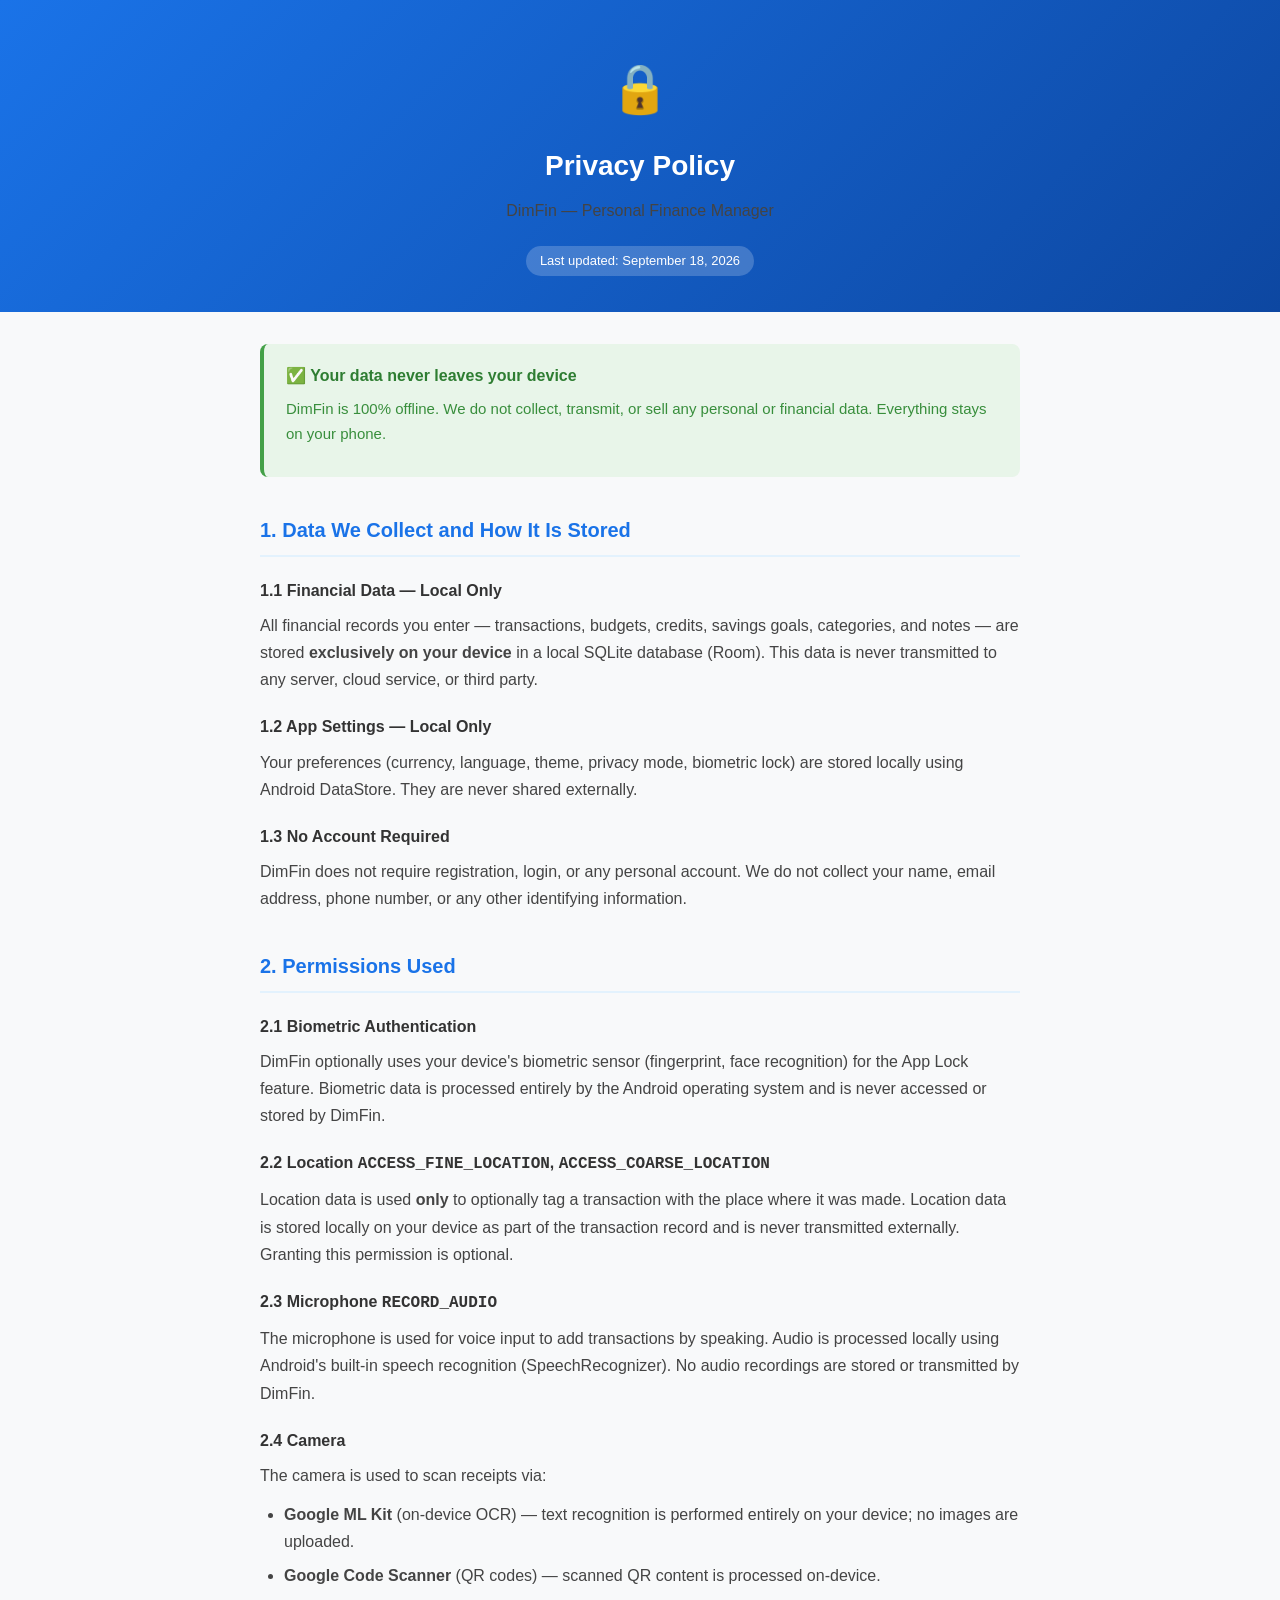
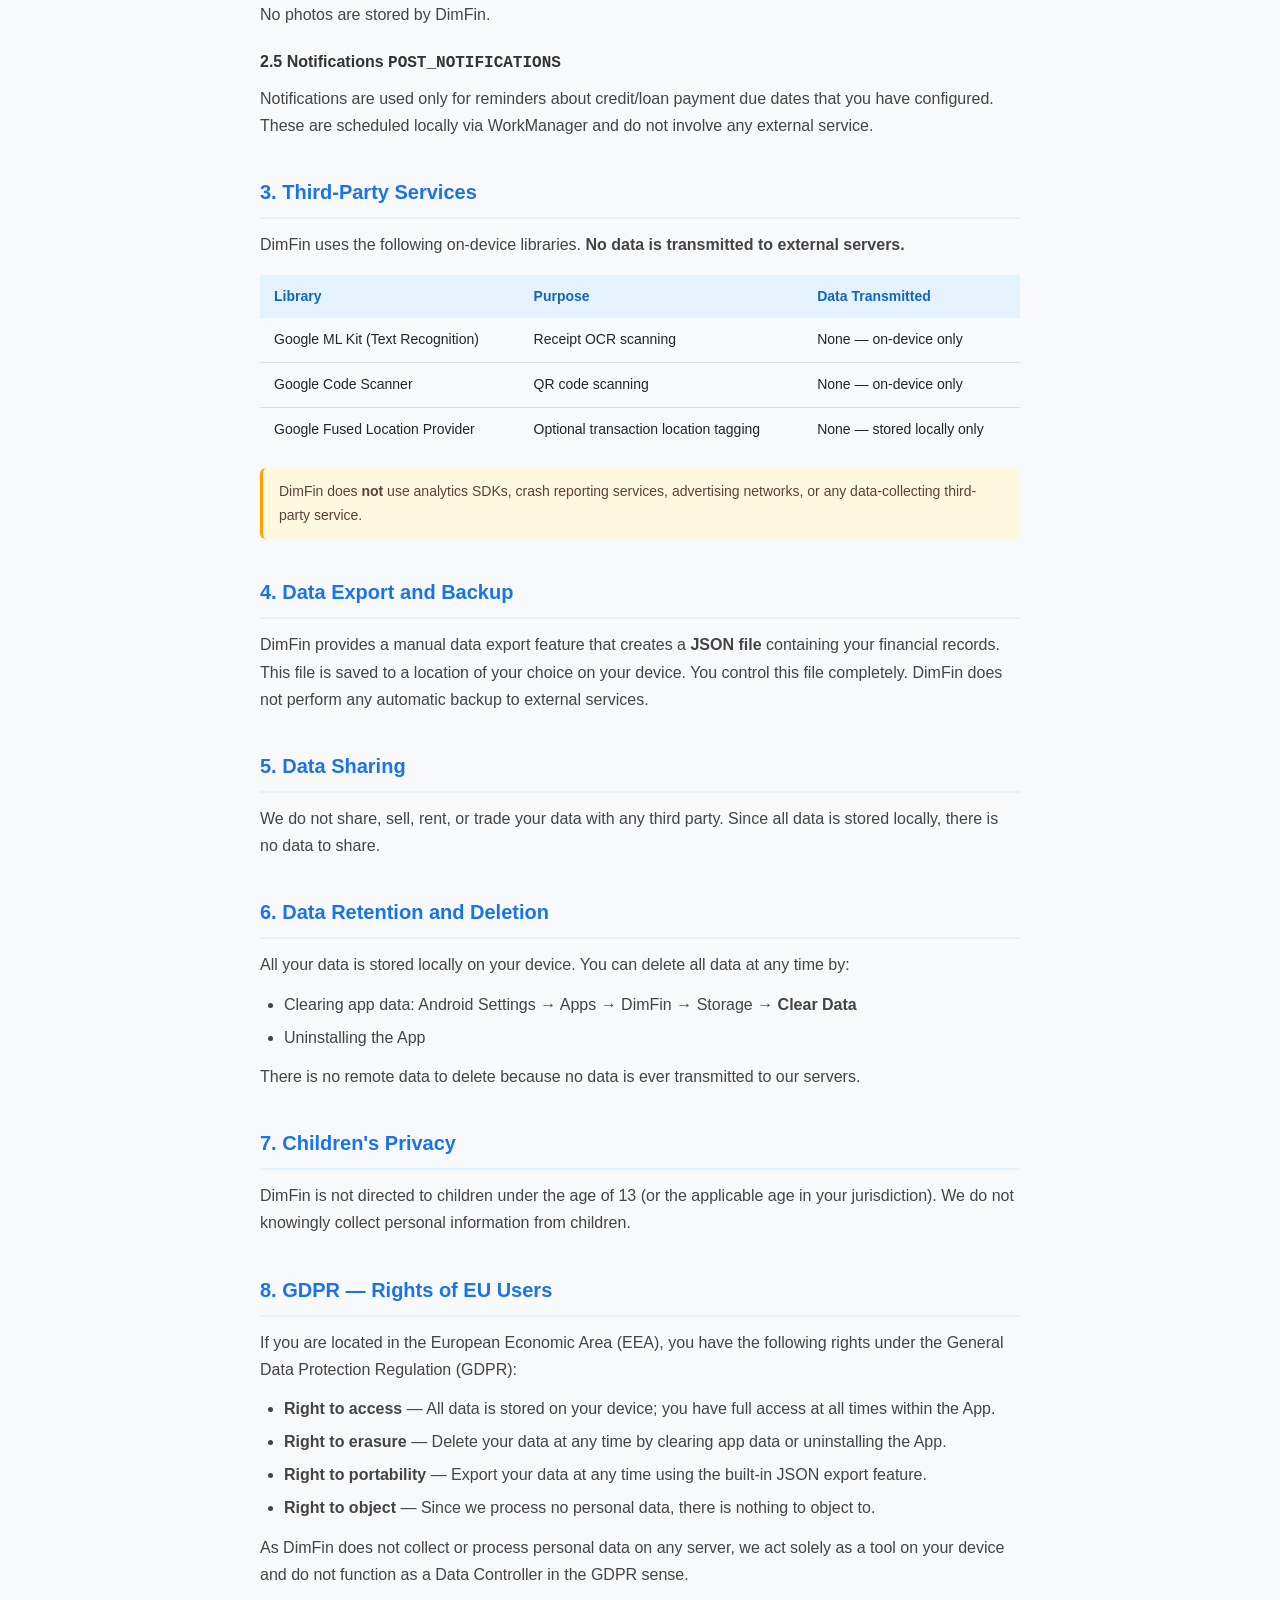
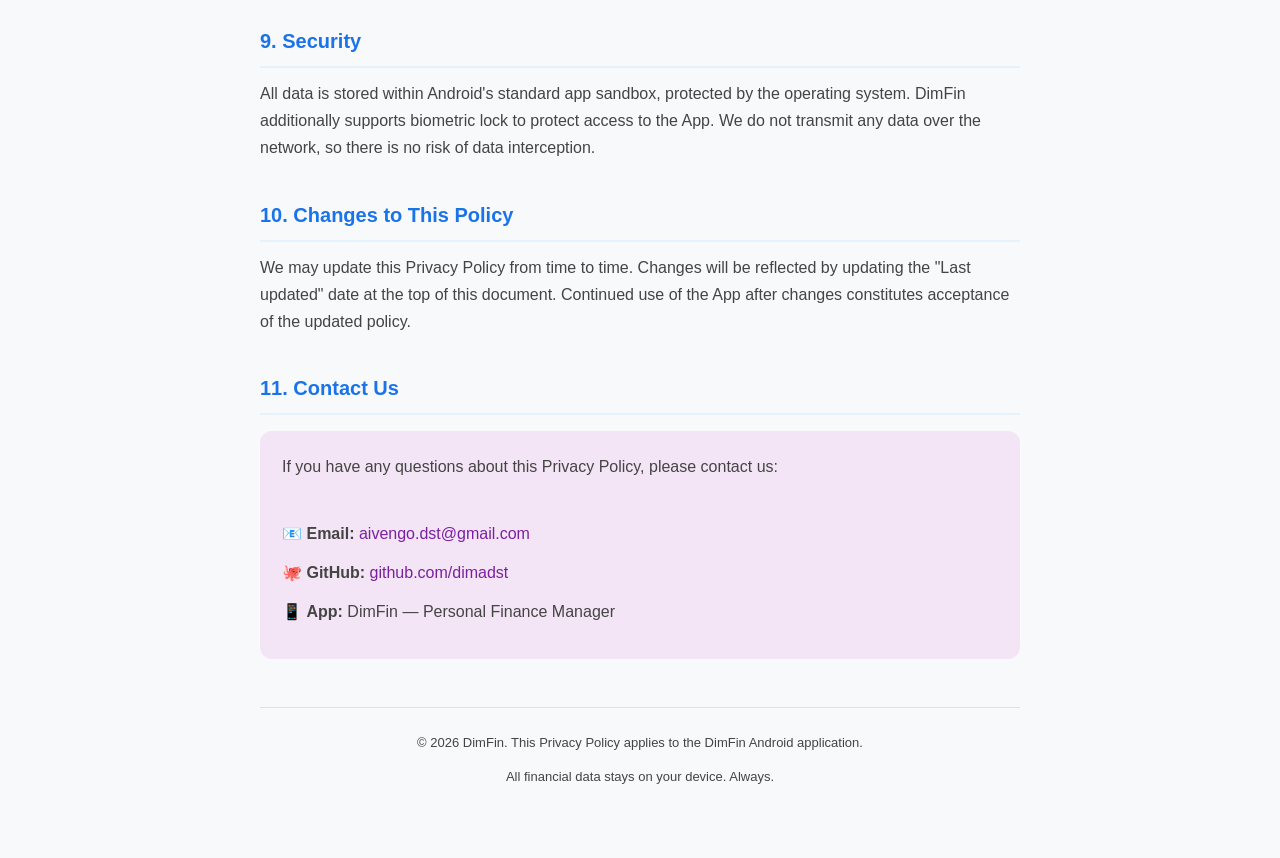
<file: privacy-policy/index.html>
<!DOCTYPE html>
<html lang="en">
<head>
    <meta charset="UTF-8">
    <meta name="viewport" content="width=device-width, initial-scale=1.0">
    <title>Privacy Policy — DimFin</title>
    <style>
        * { box-sizing: border-box; margin: 0; padding: 0; }
        body {
            font-family: -apple-system, BlinkMacSystemFont, 'Segoe UI', Roboto, sans-serif;
            background: #f8f9fa;
            color: #212529;
            line-height: 1.7;
            padding: 0;
        }
        .header {
            background: linear-gradient(135deg, #1a73e8, #0d47a1);
            color: white;
            padding: 48px 24px 36px;
            text-align: center;
        }
        .header .emoji { font-size: 48px; display: block; margin-bottom: 12px; }
        .header h1 { font-size: 28px; font-weight: 700; margin-bottom: 8px; }
        .header .date { opacity: 0.85; font-size: 14px; }
        .badge {
            display: inline-block;
            background: rgba(255,255,255,0.2);
            border-radius: 20px;
            padding: 4px 14px;
            font-size: 13px;
            margin-top: 10px;
        }
        .container { max-width: 800px; margin: 0 auto; padding: 32px 20px 64px; }
        .summary-card {
            background: #e8f5e9;
            border-left: 4px solid #43a047;
            border-radius: 8px;
            padding: 18px 22px;
            margin-bottom: 32px;
        }
        .summary-card strong { color: #2e7d32; font-size: 16px; display: block; margin-bottom: 6px; }
        .summary-card p { color: #388e3c; font-size: 15px; }
        h2 {
            font-size: 20px;
            font-weight: 700;
            color: #1a73e8;
            margin: 36px 0 12px;
            padding-bottom: 8px;
            border-bottom: 2px solid #e3f2fd;
        }
        h3 { font-size: 16px; font-weight: 600; color: #333; margin: 20px 0 8px; }
        p { margin-bottom: 12px; color: #444; }
        ul { padding-left: 24px; margin-bottom: 12px; }
        li { margin-bottom: 6px; color: #444; }
        table {
            width: 100%;
            border-collapse: collapse;
            margin: 16px 0;
            font-size: 14px;
        }
        th {
            background: #e3f2fd;
            color: #1565c0;
            font-weight: 600;
            padding: 10px 14px;
            text-align: left;
        }
        td { padding: 10px 14px; border-bottom: 1px solid #e0e0e0; }
        tr:last-child td { border-bottom: none; }
        .highlight {
            background: #fff8e1;
            border-radius: 6px;
            padding: 12px 16px;
            margin: 12px 0;
            font-size: 14px;
            color: #5d4037;
            border-left: 3px solid #ffa000;
        }
        .contact-card {
            background: #f3e5f5;
            border-radius: 12px;
            padding: 22px;
            margin-top: 16px;
        }
        .contact-card a { color: #7b1fa2; text-decoration: none; font-weight: 500; }
        .contact-card a:hover { text-decoration: underline; }
        footer {
            text-align: center;
            color: #9e9e9e;
            font-size: 13px;
            margin-top: 48px;
            padding-top: 24px;
            border-top: 1px solid #e0e0e0;
        }
        @media (max-width: 600px) {
            .header h1 { font-size: 22px; }
            .container { padding: 24px 16px 48px; }
            table { font-size: 12px; }
            td, th { padding: 8px 10px; }
        }
    </style>
</head>
<body>

<div class="header">
    <span class="emoji">🔒</span>
    <h1>Privacy Policy</h1>
    <p>DimFin — Personal Finance Manager</p>
    <span class="badge">Last updated: September 18, 2026</span>
</div>

<div class="container">

    <div class="summary-card">
        <strong>✅ Your data never leaves your device</strong>
        <p>DimFin is 100% offline. We do not collect, transmit, or sell any personal or financial data. Everything stays on your phone.</p>
    </div>

    <h2>1. Data We Collect and How It Is Stored</h2>
    <h3>1.1 Financial Data — Local Only</h3>
    <p>All financial records you enter — transactions, budgets, credits, savings goals, categories, and notes — are stored <strong>exclusively on your device</strong> in a local SQLite database (Room). This data is never transmitted to any server, cloud service, or third party.</p>

    <h3>1.2 App Settings — Local Only</h3>
    <p>Your preferences (currency, language, theme, privacy mode, biometric lock) are stored locally using Android DataStore. They are never shared externally.</p>

    <h3>1.3 No Account Required</h3>
    <p>DimFin does not require registration, login, or any personal account. We do not collect your name, email address, phone number, or any other identifying information.</p>

    <h2>2. Permissions Used</h2>

    <h3>2.1 Biometric Authentication</h3>
    <p>DimFin optionally uses your device's biometric sensor (fingerprint, face recognition) for the App Lock feature. Biometric data is processed entirely by the Android operating system and is never accessed or stored by DimFin.</p>

    <h3>2.2 Location <code>ACCESS_FINE_LOCATION</code>, <code>ACCESS_COARSE_LOCATION</code></h3>
    <p>Location data is used <strong>only</strong> to optionally tag a transaction with the place where it was made. Location data is stored locally on your device as part of the transaction record and is never transmitted externally. Granting this permission is optional.</p>

    <h3>2.3 Microphone <code>RECORD_AUDIO</code></h3>
    <p>The microphone is used for voice input to add transactions by speaking. Audio is processed locally using Android's built-in speech recognition (SpeechRecognizer). No audio recordings are stored or transmitted by DimFin.</p>

    <h3>2.4 Camera</h3>
    <p>The camera is used to scan receipts via:</p>
    <ul>
        <li><strong>Google ML Kit</strong> (on-device OCR) — text recognition is performed entirely on your device; no images are uploaded.</li>
        <li><strong>Google Code Scanner</strong> (QR codes) — scanned QR content is processed on-device.</li>
    </ul>
    <p>No photos are stored by DimFin.</p>

    <h3>2.5 Notifications <code>POST_NOTIFICATIONS</code></h3>
    <p>Notifications are used only for reminders about credit/loan payment due dates that you have configured. These are scheduled locally via WorkManager and do not involve any external service.</p>

    <h2>3. Third-Party Services</h2>

    <p>DimFin uses the following on-device libraries. <strong>No data is transmitted to external servers.</strong></p>

    <table>
        <tr>
            <th>Library</th>
            <th>Purpose</th>
            <th>Data Transmitted</th>
        </tr>
        <tr>
            <td>Google ML Kit (Text Recognition)</td>
            <td>Receipt OCR scanning</td>
            <td>None — on-device only</td>
        </tr>
        <tr>
            <td>Google Code Scanner</td>
            <td>QR code scanning</td>
            <td>None — on-device only</td>
        </tr>
        <tr>
            <td>Google Fused Location Provider</td>
            <td>Optional transaction location tagging</td>
            <td>None — stored locally only</td>
        </tr>
    </table>

    <div class="highlight">DimFin does <strong>not</strong> use analytics SDKs, crash reporting services, advertising networks, or any data-collecting third-party service.</div>

    <h2>4. Data Export and Backup</h2>
    <p>DimFin provides a manual data export feature that creates a <strong>JSON file</strong> containing your financial records. This file is saved to a location of your choice on your device. You control this file completely. DimFin does not perform any automatic backup to external services.</p>

    <h2>5. Data Sharing</h2>
    <p>We do not share, sell, rent, or trade your data with any third party. Since all data is stored locally, there is no data to share.</p>

    <h2>6. Data Retention and Deletion</h2>
    <p>All your data is stored locally on your device. You can delete all data at any time by:</p>
    <ul>
        <li>Clearing app data: Android Settings → Apps → DimFin → Storage → <strong>Clear Data</strong></li>
        <li>Uninstalling the App</li>
    </ul>
    <p>There is no remote data to delete because no data is ever transmitted to our servers.</p>

    <h2>7. Children's Privacy</h2>
    <p>DimFin is not directed to children under the age of 13 (or the applicable age in your jurisdiction). We do not knowingly collect personal information from children.</p>

    <h2>8. GDPR — Rights of EU Users</h2>
    <p>If you are located in the European Economic Area (EEA), you have the following rights under the General Data Protection Regulation (GDPR):</p>
    <ul>
        <li><strong>Right to access</strong> — All data is stored on your device; you have full access at all times within the App.</li>
        <li><strong>Right to erasure</strong> — Delete your data at any time by clearing app data or uninstalling the App.</li>
        <li><strong>Right to portability</strong> — Export your data at any time using the built-in JSON export feature.</li>
        <li><strong>Right to object</strong> — Since we process no personal data, there is nothing to object to.</li>
    </ul>
    <p>As DimFin does not collect or process personal data on any server, we act solely as a tool on your device and do not function as a Data Controller in the GDPR sense.</p>

    <h2>9. Security</h2>
    <p>All data is stored within Android's standard app sandbox, protected by the operating system. DimFin additionally supports biometric lock to protect access to the App. We do not transmit any data over the network, so there is no risk of data interception.</p>

    <h2>10. Changes to This Policy</h2>
    <p>We may update this Privacy Policy from time to time. Changes will be reflected by updating the "Last updated" date at the top of this document. Continued use of the App after changes constitutes acceptance of the updated policy.</p>

    <h2>11. Contact Us</h2>
    <div class="contact-card">
        <p>If you have any questions about this Privacy Policy, please contact us:</p>
        <br>
        <p>📧 <strong>Email:</strong> <a href="mailto:aivengo.dst@gmail.com">aivengo.dst@gmail.com</a></p>
        <p>🐙 <strong>GitHub:</strong> <a href="https://github.com/dimadst" target="_blank">github.com/dimadst</a></p>
        <p>📱 <strong>App:</strong> DimFin — Personal Finance Manager</p>
    </div>

    <footer>
        <p>© 2026 DimFin. This Privacy Policy applies to the DimFin Android application.</p>
        <p style="margin-top: 6px;">All financial data stays on your device. Always.</p>
    </footer>

</div>
</body>
</html>
</file>
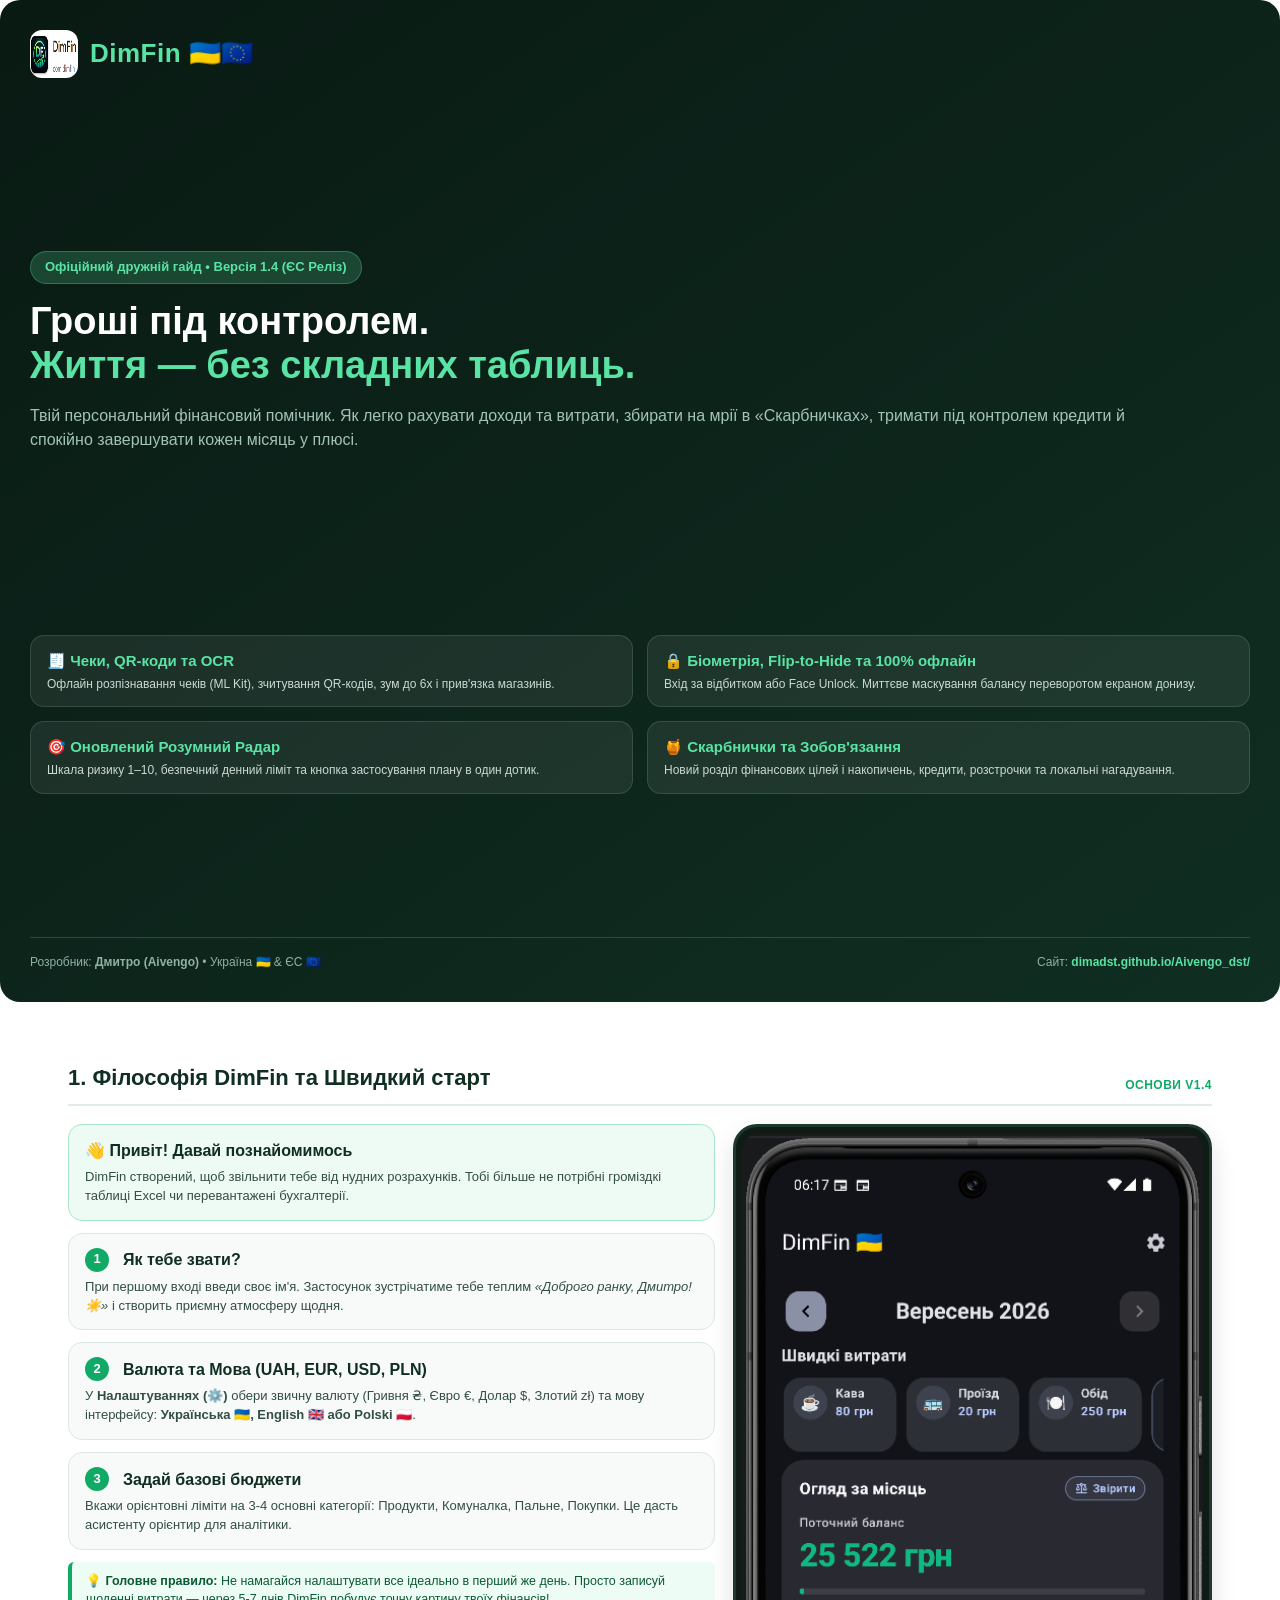
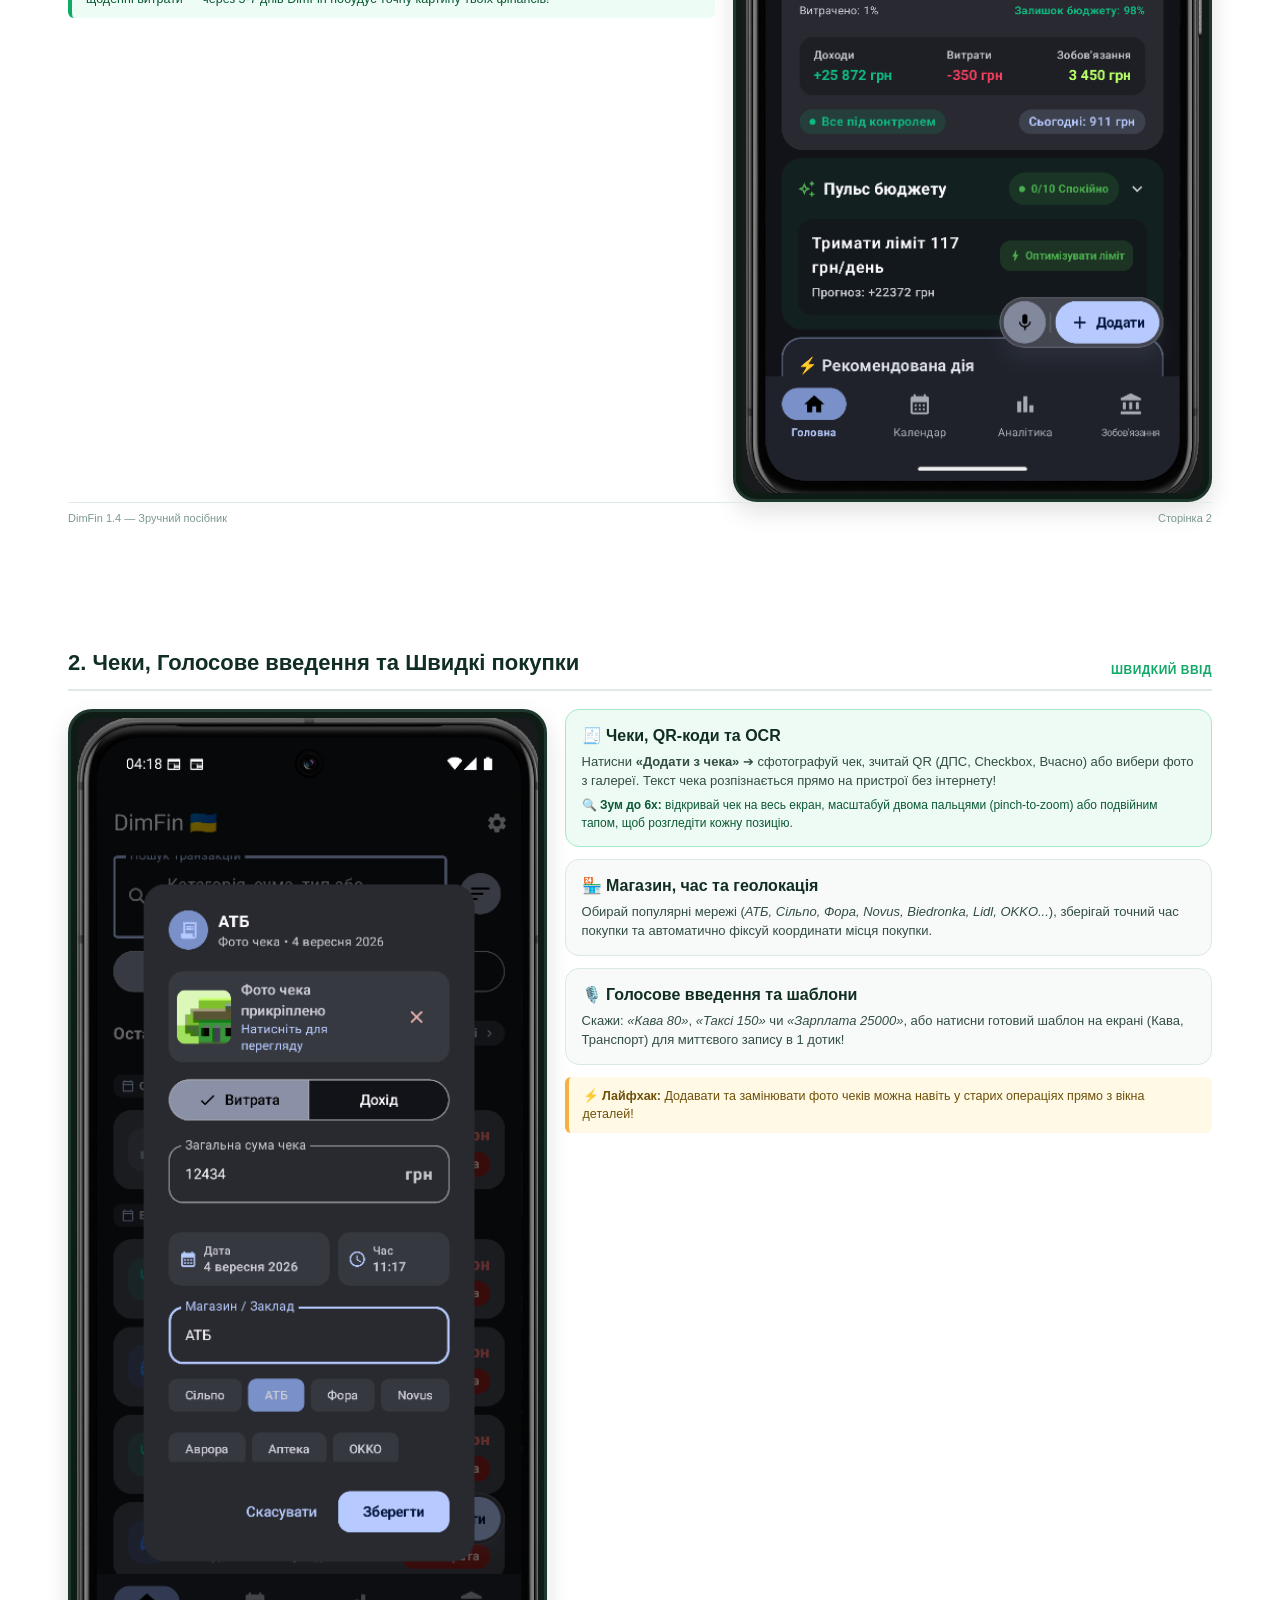
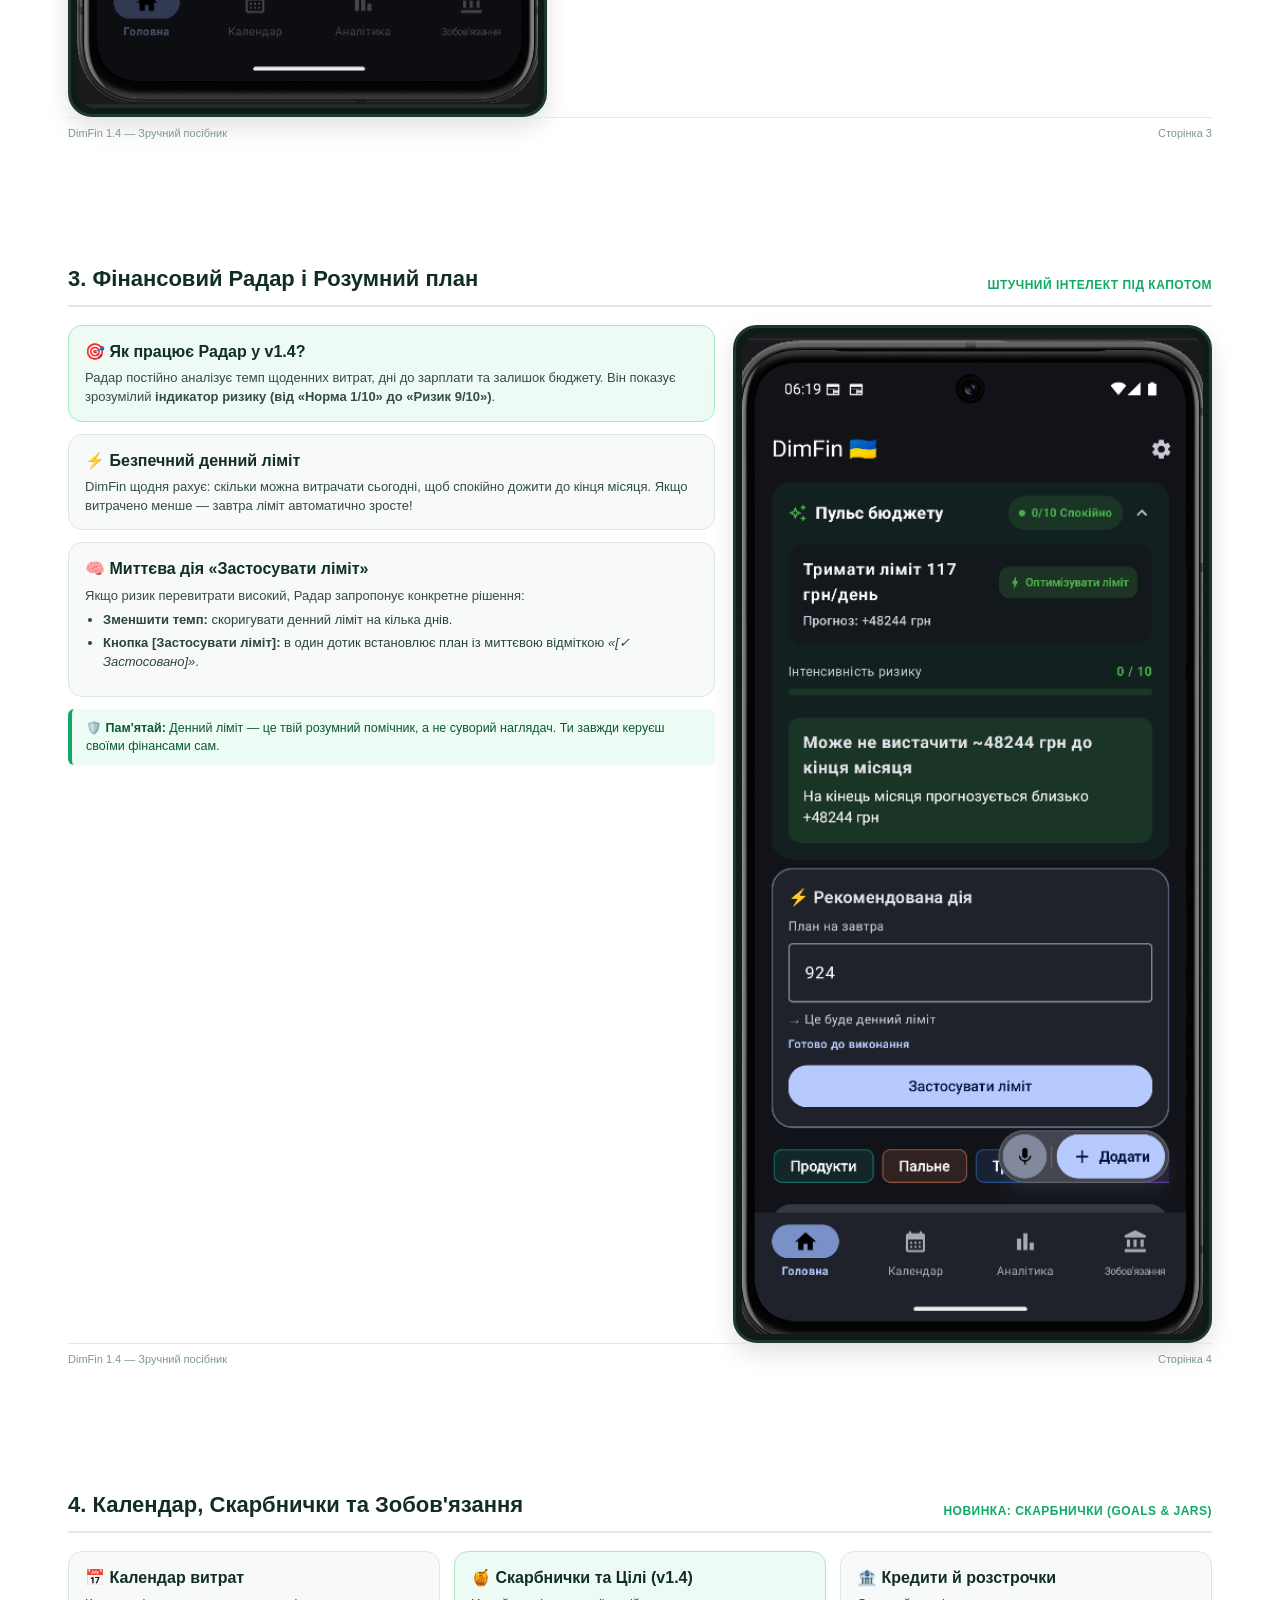
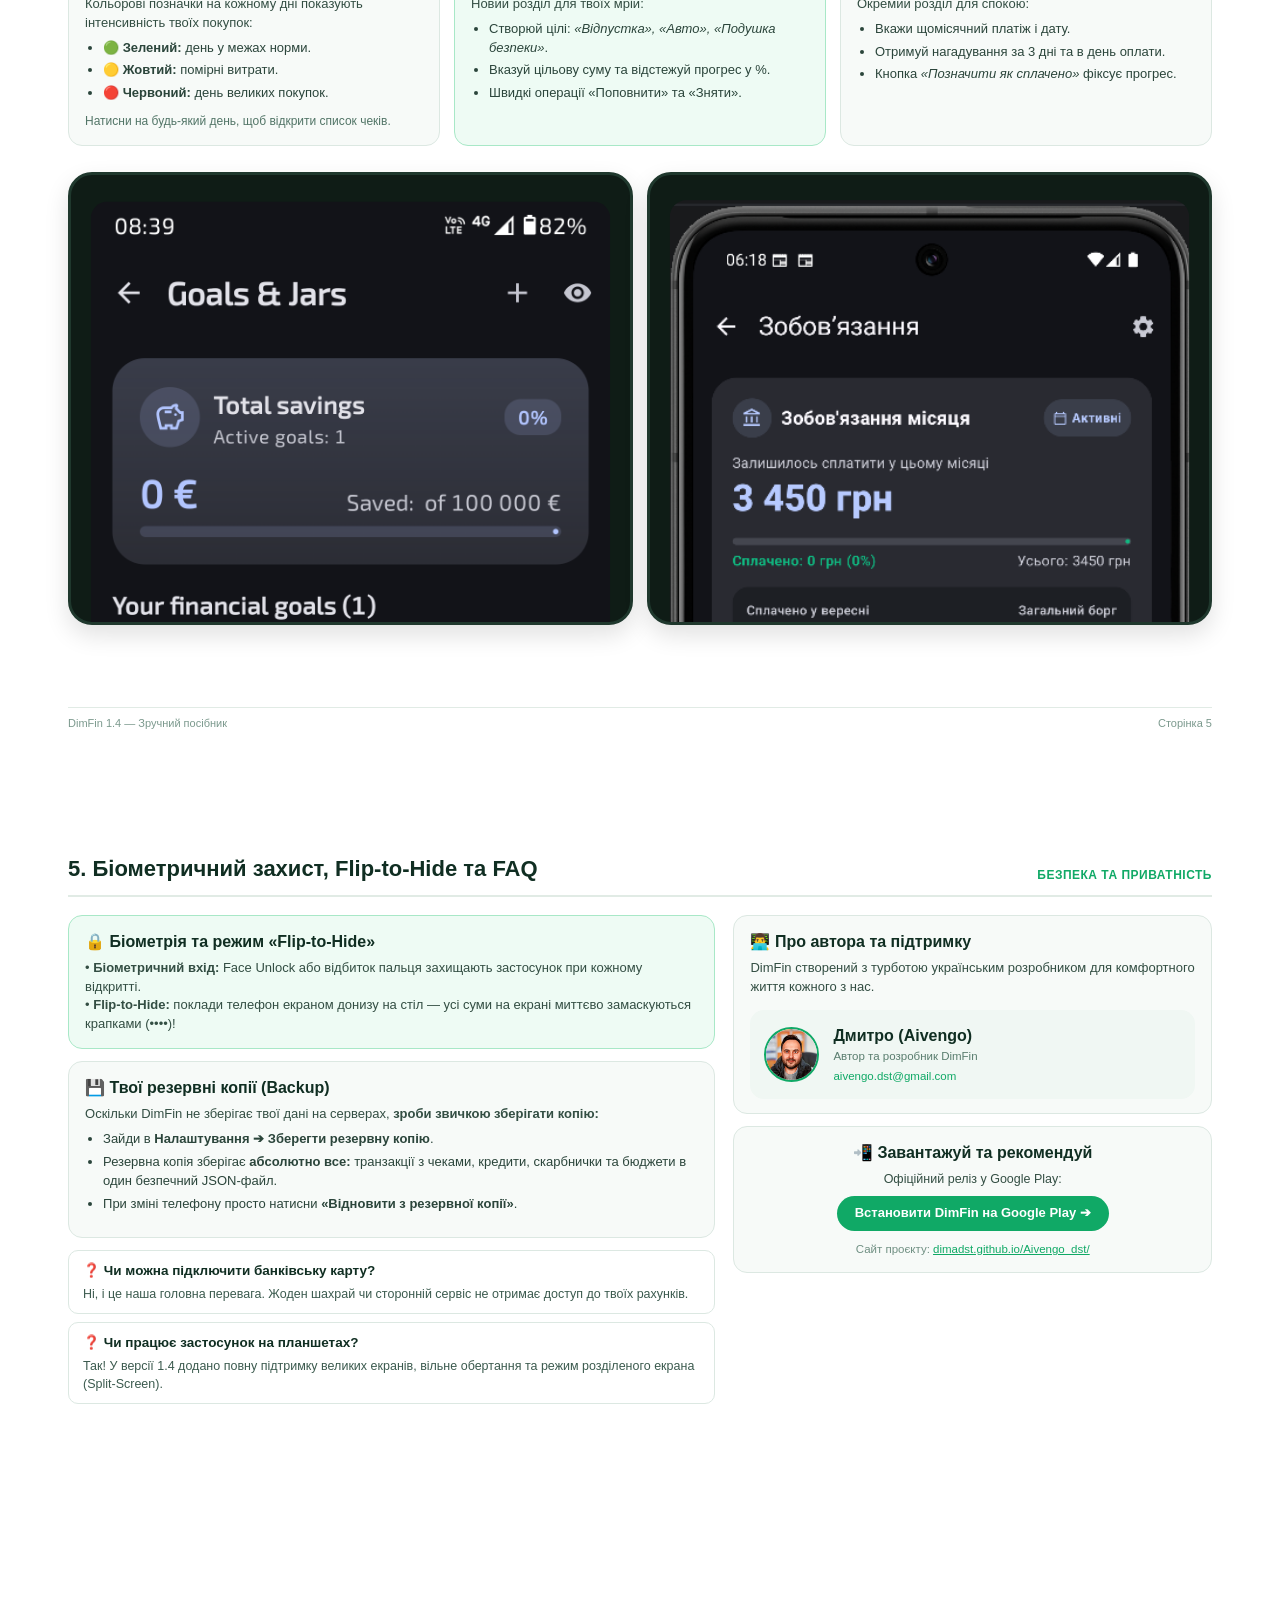
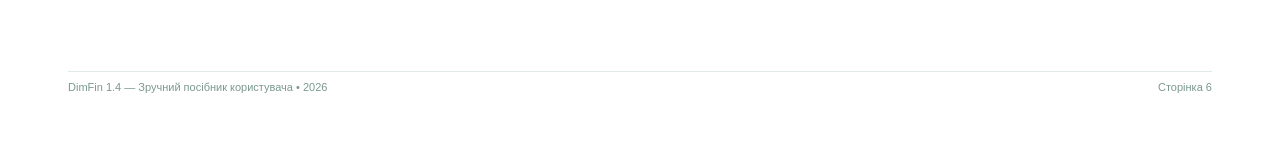
<file: guide_source.html>
<!DOCTYPE html>
<html lang="uk">
<head>
  <meta charset="UTF-8">
  <title>DimFin 1.4 — Зручний гайд для початківців</title>
  <style>
    @page {
      size: A4 portrait;
      margin: 0;
    }

    * {
      box-sizing: border-box;
      -webkit-print-color-adjust: exact;
      print-color-adjust: exact;
    }

    body {
      margin: 0;
      padding: 0;
      font-family: 'Segoe UI', Roboto, Helvetica, Arial, sans-serif;
      color: #1a2e26;
      background: #ffffff;
      line-height: 1.45;
    }

    h1, h2, h3, h4 {
      font-family: 'Exo 2', sans-serif;
      color: #0c1f17;
      margin-top: 0;
      font-weight: 700;
    }

    .page {
      page-break-after: always;
      position: relative;
      min-height: 255mm;
      display: flex;
      flex-direction: column;
      padding: 16mm 18mm;
    }

    .page:last-child {
      page-break-after: auto;
    }

    /* Cover Page */
    .cover-page {
      background: linear-gradient(145deg, #091a13 0%, #102e22 100%);
      color: #ffffff;
      padding: 30px;
      border-radius: 20px;
      display: flex;
      flex-direction: column;
      justify-content: space-between;
      height: 265mm;
    }

    .cover-top {
      display: flex;
      align-items: center;
      gap: 12px;
    }

    .cover-logo {
      width: 48px;
      height: 48px;
      border-radius: 12px;
    }

    .cover-brand {
      font-family: 'Exo 2', sans-serif;
      font-size: 26px;
      font-weight: 800;
      color: #59e3a4;
      letter-spacing: 0.5px;
    }

    .cover-title-box {
      margin-top: 30px;
    }

    .cover-tag {
      display: inline-block;
      background: rgba(89, 227, 164, 0.2);
      color: #59e3a4;
      padding: 6px 14px;
      border-radius: 20px;
      font-size: 13px;
      font-weight: 600;
      margin-bottom: 16px;
      border: 1px solid rgba(89, 227, 164, 0.3);
    }

    .cover-title {
      font-size: 38px;
      line-height: 1.15;
      color: #ffffff;
      margin-bottom: 12px;
    }

    .cover-title em {
      color: #59e3a4;
      font-style: normal;
    }

    .cover-subtitle {
      font-size: 16px;
      color: #a3c4b5;
      line-height: 1.5;
      max-width: 90%;
    }

    .cover-features {
      display: grid;
      grid-template-columns: 1fr 1fr;
      gap: 14px;
      margin-top: 24px;
    }

    .cover-feat-card {
      background: rgba(255, 255, 255, 0.07);
      border: 1px solid rgba(255, 255, 255, 0.12);
      padding: 14px 16px;
      border-radius: 14px;
    }

    .cover-feat-card h4 {
      color: #59e3a4;
      font-size: 15px;
      margin-bottom: 4px;
    }

    .cover-feat-card p {
      margin: 0;
      font-size: 12px;
      color: #cbdad3;
      line-height: 1.4;
    }

    .cover-footer {
      border-top: 1px solid rgba(255, 255, 255, 0.15);
      padding-top: 16px;
      display: flex;
      justify-content: space-between;
      align-items: center;
      font-size: 12px;
      color: #92b0a3;
    }

    .cover-footer a {
      color: #59e3a4;
      text-decoration: none;
      font-weight: 600;
    }

    /* Section Page Layout */
    .section-header {
      border-bottom: 2px solid #e1ebe5;
      padding-bottom: 10px;
      margin-bottom: 18px;
      display: flex;
      justify-content: space-between;
      align-items: flex-end;
    }

    .section-header h2 {
      font-size: 22px;
      margin: 0;
      color: #102e22;
    }

    .section-tag {
      font-size: 12px;
      color: #10a966;
      font-weight: 700;
      text-transform: uppercase;
      letter-spacing: 0.5px;
    }

    .grid-2 {
      display: grid;
      grid-template-columns: 1.15fr 0.85fr;
      gap: 18px;
      align-items: start;
    }

    .grid-2-rev {
      display: grid;
      grid-template-columns: 0.85fr 1.15fr;
      gap: 18px;
      align-items: start;
    }

    .grid-3 {
      display: grid;
      grid-template-columns: 1fr 1fr 1fr;
      gap: 14px;
    }

    .phone-frame {
      background: #0f1c16;
      border-radius: 24px;
      padding: 6px;
      box-shadow: 0 10px 25px rgba(0,0,0,0.12);
      border: 3px solid #1f382d;
      text-align: center;
    }

    .phone-img {
      width: 100%;
      height: auto;
      border-radius: 18px;
      display: block;
    }

    .card {
      background: #f7faf8;
      border: 1px solid #dce8e2;
      border-radius: 14px;
      padding: 14px 16px;
      margin-bottom: 12px;
    }

    .card-accent {
      background: #eefbf4;
      border: 1px solid #a8e8c7;
    }

    .card h3 {
      font-size: 16px;
      color: #102e22;
      margin-bottom: 6px;
      display: flex;
      align-items: center;
      gap: 8px;
    }

    .card p {
      margin: 0 0 6px 0;
      color: #334e43;
      font-size: 13px;
    }

    .card p:last-child {
      margin-bottom: 0;
    }

    .step-badge {
      display: inline-flex;
      align-items: center;
      justify-content: center;
      width: 24px;
      height: 24px;
      background: #10a966;
      color: #ffffff;
      border-radius: 50%;
      font-weight: 700;
      font-size: 13px;
      margin-right: 6px;
    }

    .tip-box {
      background: #fff9e6;
      border-left: 4px solid #f5b041;
      padding: 10px 14px;
      border-radius: 6px;
      font-size: 12.5px;
      color: #6e5008;
      margin-top: 10px;
    }

    .success-box {
      background: #edfcf4;
      border-left: 4px solid #10a966;
      padding: 10px 14px;
      border-radius: 6px;
      font-size: 12.5px;
      color: #0b5935;
      margin-top: 10px;
    }

    ul.friendly-list {
      margin: 6px 0 10px 0;
      padding-left: 18px;
    }

    ul.friendly-list li {
      margin-bottom: 4px;
      color: #2b453b;
      font-size: 13px;
    }

    .page-footer {
      margin-top: auto;
      border-top: 1px solid #e1ebe5;
      padding-top: 8px;
      display: flex;
      justify-content: space-between;
      font-size: 11px;
      color: #7b998d;
    }

    .author-box {
      display: flex;
      align-items: center;
      gap: 14px;
      background: #f0f7f3;
      border-radius: 14px;
      padding: 14px;
      margin-top: 14px;
    }

    .author-img {
      width: 55px;
      height: 55px;
      border-radius: 50%;
      object-fit: cover;
      border: 2px solid #10a966;
    }

    .faq-item {
      background: #ffffff;
      border: 1px solid #dce8e2;
      border-radius: 10px;
      padding: 10px 14px;
      margin-bottom: 8px;
    }

    .faq-q {
      font-weight: 700;
      color: #102e22;
      font-size: 13.5px;
      margin-bottom: 4px;
    }

    .faq-a {
      color: #3b5a4e;
      font-size: 12.5px;
      margin: 0;
    }
  </style>
</head>
<body>

  <!-- СТОРІНКА 1: ОБКЛАДИНКА -->
  <div class="page" style="padding: 0;">
    <div class="cover-page">
      <div class="cover-top">
        <img src="assets/dimfin-logo-source.png" class="cover-logo" alt="DimFin Logo">
        <div class="cover-brand">DimFin 🇺🇦🇪🇺</div>
      </div>

      <div class="cover-title-box">
        <span class="cover-tag">Офіційний дружній гайд • Версія 1.4 (ЄС Реліз)</span>
        <h1 class="cover-title">Гроші під контролем.<br><em>Життя — без складних таблиць.</em></h1>
        <p class="cover-subtitle">
          Твій персональний фінансовий помічник. Як легко рахувати доходи та витрати, збирати на мрії в «Скарбничках», тримати під контролем кредити й спокійно завершувати кожен місяць у плюсі.
        </p>
      </div>

      <div class="cover-features">
        <div class="cover-feat-card">
          <h4>🧾 Чеки, QR-коди та OCR</h4>
          <p>Офлайн розпізнавання чеків (ML Kit), зчитування QR-кодів, зум до 6x і прив'язка магазинів.</p>
        </div>
        <div class="cover-feat-card">
          <h4>🔒 Біометрія, Flip-to-Hide та 100% офлайн</h4>
          <p>Вхід за відбитком або Face Unlock. Миттєве маскування балансу переворотом екраном донизу.</p>
        </div>
        <div class="cover-feat-card">
          <h4>🎯 Оновлений Розумний Радар</h4>
          <p>Шкала ризику 1–10, безпечний денний ліміт та кнопка застосування плану в один дотик.</p>
        </div>
        <div class="cover-feat-card">
          <h4>🍯 Скарбнички та Зобов'язання</h4>
          <p>Новий розділ фінансових цілей і накопичень, кредити, розстрочки та локальні нагадування.</p>
        </div>
      </div>

      <div class="cover-footer">
        <div>Розробник: <strong>Дмитро (Aivengo)</strong> • Україна 🇺🇦 & ЄС 🇪🇺</div>
        <div>Сайт: <a href="https://dimadst.github.io/Aivengo_dst/">dimadst.github.io/Aivengo_dst/</a></div>
      </div>
    </div>
  </div>

  <!-- СТОРІНКА 2: ФІЛОСОФІЯ ТА ШВИДКИЙ СТАРТ -->
  <div class="page">
    <div class="section-header">
      <h2>1. Філософія DimFin та Швидкий старт</h2>
      <span class="section-tag">Основи v1.4</span>
    </div>

    <div class="grid-2">
      <div>
        <div class="card card-accent">
          <h3>👋 Привіт! Давай познайомимось</h3>
          <p>
            DimFin створений, щоб звільнити тебе від нудних розрахунків. Тобі більше не потрібні громіздкі таблиці Excel чи перевантажені бухгалтерії.
          </p>
        </div>

        <div class="card">
          <h3><span class="step-badge">1</span> Як тебе звати?</h3>
          <p>
            При першому вході введи своє ім'я. Застосунок зустрічатиме тебе теплим <em>«Доброго ранку, Дмитро! ☀️»</em> і створить приємну атмосферу щодня.
          </p>
        </div>

        <div class="card">
          <h3><span class="step-badge">2</span> Валюта та Мова (UAH, EUR, USD, PLN)</h3>
          <p>
            У <strong>Налаштуваннях (⚙️)</strong> обери звичну валюту (Гривня ₴, Євро €, Долар $, Злотий zł) та мову інтерфейсу: <strong>Українська 🇺🇦, English 🇬🇧 або Polski 🇵🇱</strong>.
          </p>
        </div>

        <div class="card">
          <h3><span class="step-badge">3</span> Задай базові бюджети</h3>
          <p>
            Вкажи орієнтовні ліміти на 3-4 основні категорії: Продукти, Комуналка, Пальне, Покупки. Це дасть асистенту орієнтир для аналітики.
          </p>
        </div>

        <div class="success-box">
          💡 <strong>Головне правило:</strong> Не намагайся налаштувати все ідеально в перший же день. Просто записуй щоденні витрати — через 5-7 днів DimFin побудує точну картину твоїх фінансів!
        </div>
      </div>

      <div>
        <div class="phone-frame">
          <img src="assets/overview.png" class="phone-img" alt="Головний екран DimFin">
        </div>
      </div>
    </div>

    <div class="page-footer">
      <span>DimFin 1.4 — Зручний посібник</span>
      <span>Сторінка 2</span>
    </div>
  </div>

  <!-- СТОРІНКА 3: ЧЕКИ, ГОЛОС ТА ВИТРАТИ -->
  <div class="page">
    <div class="section-header">
      <h2>2. Чеки, Голосове введення та Швидкі покупки</h2>
      <span class="section-tag">Швидкий ввід</span>
    </div>

    <div class="grid-2-rev">
      <div>
        <div class="phone-frame">
          <img src="assets/receipt-dialog.png" class="phone-img" alt="Збереження чека та вибір магазину в DimFin">
        </div>
      </div>

      <div>
        <div class="card card-accent">
          <h3>🧾 Чеки, QR-коди та OCR</h3>
          <p>
            Натисни <strong>«Додати з чека»</strong> ➔ сфотографуй чек, зчитай QR (ДПС, Checkbox, Вчасно) або вибери фото з галереї. Текст чека розпізнається прямо на пристрої без інтернету!
          </p>
          <p style="font-size: 12px; color: #0b5935;">🔍 <strong>Зум до 6x:</strong> відкривай чек на весь екран, масштабуй двома пальцями (pinch-to-zoom) або подвійним тапом, щоб розгледіти кожну позицію.</p>
        </div>

        <div class="card">
          <h3>🏪 Магазин, час та геолокація</h3>
          <p>
            Обирай популярні мережі (<em>АТБ, Сільпо, Фора, Novus, Biedronka, Lidl, OKKO...</em>), зберігай точний час покупки та автоматично фіксуй координати місця покупки.
          </p>
        </div>

        <div class="card">
          <h3>🎙️ Голосове введення та шаблони</h3>
          <p>
            Скажи: <em>«Кава 80»</em>, <em>«Таксі 150»</em> чи <em>«Зарплата 25000»</em>, або натисни готовий шаблон на екрані (Кава, Транспорт) для миттєвого запису в 1 дотик!
          </p>
        </div>

        <div class="tip-box">
          ⚡ <strong>Лайфхак:</strong> Додавати та замінювати фото чеків можна навіть у старих операціях прямо з вікна деталей!
        </div>
      </div>
    </div>

    <div class="page-footer">
      <span>DimFin 1.4 — Зручний посібник</span>
      <span>Сторінка 3</span>
    </div>
  </div>

  <!-- СТОРІНКА 4: ФІНАНСОВИЙ РАДАР ТА РОЗУМНИЙ ПЛАН -->
  <div class="page">
    <div class="section-header">
      <h2>3. Фінансовий Радар і Розумний план</h2>
      <span class="section-tag">Штучний інтелект під капотом</span>
    </div>

    <div class="grid-2">
      <div>
        <div class="card card-accent">
          <h3>🎯 Як працює Радар у v1.4?</h3>
          <p>
            Радар постійно аналізує темп щоденних витрат, дні до зарплати та залишок бюджету. Він показує зрозумілий <strong>індикатор ризику (від «Норма 1/10» до «Ризик 9/10»)</strong>.
          </p>
        </div>

        <div class="card">
          <h3>⚡ Безпечний денний ліміт</h3>
          <p>
            DimFin щодня рахує: скільки можна витрачати сьогодні, щоб спокійно дожити до кінця місяця. Якщо витрачено менше — завтра ліміт автоматично зросте!
          </p>
        </div>

        <div class="card">
          <h3>🧠 Миттєва дія «Застосувати ліміт»</h3>
          <p>Якщо ризик перевитрати високий, Радар запропонує конкретне рішення:</p>
          <ul class="friendly-list">
            <li><strong>Зменшити темп:</strong> скоригувати денний ліміт на кілька днів.</li>
            <li><strong>Кнопка [Застосувати ліміт]:</strong> в один дотик встановлює план із миттєвою відміткою <em>«[✓ Застосовано]»</em>.</li>
          </ul>
        </div>

        <div class="success-box">
          🛡️ <strong>Пам'ятай:</strong> Денний ліміт — це твій розумний помічник, а не суворий наглядач. Ти завжди керуєш своїми фінансами сам.
        </div>
      </div>

      <div>
        <div class="phone-frame">
          <img src="assets/smart-action.png" class="phone-img" alt="Фінансовий радар та дія">
        </div>
      </div>
    </div>

    <div class="page-footer">
      <span>DimFin 1.4 — Зручний посібник</span>
      <span>Сторінка 4</span>
    </div>
  </div>

  <!-- СТОРІНКА 5: КАЛЕНДАР, ЦІЛІ ТА ЗОБОВ'ЯЗАННЯ -->
  <div class="page">
    <div class="section-header">
      <h2>4. Календар, Скарбнички та Зобов'язання</h2>
      <span class="section-tag">Новинка: Скарбнички (Goals & Jars)</span>
    </div>

    <div class="grid-3">
      <div class="card">
        <h3>📅 Календар витрат</h3>
        <p>Кольорові позначки на кожному дні показують інтенсивність твоїх покупок:</p>
        <ul class="friendly-list">
          <li>🟢 <strong>Зелений:</strong> день у межах норми.</li>
          <li>🟡 <strong>Жовтий:</strong> помірні витрати.</li>
          <li>🔴 <strong>Червоний:</strong> день великих покупок.</li>
        </ul>
        <p style="font-size: 12px; color: #527567;">Натисни на будь-який день, щоб відкрити список чеків.</p>
      </div>

      <div class="card card-accent">
        <h3>🍯 Скарбнички та Цілі (v1.4)</h3>
        <p>Новий розділ для твоїх мрій:</p>
        <ul class="friendly-list">
          <li>Створюй цілі: <em>«Відпустка», «Авто», «Подушка безпеки»</em>.</li>
          <li>Вказуй цільову суму та відстежуй прогрес у %.</li>
          <li>Швидкі операції «Поповнити» та «Зняти».</li>
        </ul>
      </div>

      <div class="card">
        <h3>🏦 Кредити й розстрочки</h3>
        <p>Окремий розділ для спокою:</p>
        <ul class="friendly-list">
          <li>Вкажи щомісячний платіж і дату.</li>
          <li>Отримуй нагадування за 3 дні та в день оплати.</li>
          <li>Кнопка <em>«Позначити як сплачено»</em> фіксує прогрес.</li>
        </ul>
      </div>
    </div>

    <div style="display: grid; grid-template-columns: 1fr 1fr; gap: 14px; margin-top: 14px;">
      <div class="phone-frame" style="max-height: 120mm; overflow: hidden;">
        <img src="assets/goals.png" class="phone-img" style="transform: scale(0.95); margin-top: -10px;" alt="Скарбнички та фінансові цілі">
      </div>
      <div class="phone-frame" style="max-height: 120mm; overflow: hidden;">
        <img src="assets/credits.png" class="phone-img" style="transform: scale(0.95); margin-top: -10px;" alt="Кредити та зобов'язання">
      </div>
    </div>

    <div class="page-footer">
      <span>DimFin 1.4 — Зручний посібник</span>
      <span>Сторінка 5</span>
    </div>
  </div>

  <!-- СТОРІНКА 6: БЕКАПИ, ПРИВАТНІСТЬ ТА FAQ -->
  <div class="page">
    <div class="section-header">
      <h2>5. Біометричний захист, Flip-to-Hide та FAQ</h2>
      <span class="section-tag">Безпека та приватність</span>
    </div>

    <div class="grid-2">
      <div>
        <div class="card card-accent">
          <h3>🔒 Біометрія та режим «Flip-to-Hide»</h3>
          <p>
            • <strong>Біометричний вхід:</strong> Face Unlock або відбиток пальця захищають застосунок при кожному відкритті.<br>
            • <strong>Flip-to-Hide:</strong> поклади телефон екраном донизу на стіл — усі суми на екрані миттєво замаскуються крапками (••••)!
          </p>
        </div>

        <div class="card">
          <h3>💾 Твої резервні копії (Backup)</h3>
          <p>
            Оскільки DimFin не зберігає твої дані на серверах, <strong>зроби звичкою зберігати копію:</strong>
          </p>
          <ul class="friendly-list">
            <li>Зайди в <strong>Налаштування ➔ Зберегти резервну копію</strong>.</li>
            <li>Резервна копія зберігає <strong>абсолютно все:</strong> транзакції з чеками, кредити, скарбнички та бюджети в один безпечний JSON-файл.</li>
            <li>При зміні телефону просто натисни <strong>«Відновити з резервної копії»</strong>.</li>
          </ul>
        </div>

        <div class="faq-item">
          <div class="faq-q">❓ Чи можна підключити банківську карту?</div>
          <p class="faq-a">Ні, і це наша головна перевага. Жоден шахрай чи сторонній сервіс не отримає доступ до твоїх рахунків.</p>
        </div>

        <div class="faq-item">
          <div class="faq-q">❓ Чи працює застосунок на планшетах?</div>
          <p class="faq-a">Так! У версії 1.4 додано повну підтримку великих екранів, вільне обертання та режим розділеного екрана (Split-Screen).</p>
        </div>
      </div>

      <div>
        <div class="card">
          <h3>👨‍💻 Про автора та підтримку</h3>
          <p>
            DimFin створений з турботою українським розробником для комфортного життя кожного з нас.
          </p>
          <div class="author-box">
            <img src="assets/developer-dmytro.jpg" class="author-img" alt="Dmytro">
            <div>
              <div style="font-weight: 700; color: #102e22;">Дмитро (Aivengo)</div>
              <div style="font-size: 11.5px; color: #597d6e;">Автор та розробник DimFin</div>
              <div style="font-size: 11.5px; margin-top: 4px;"><a href="mailto:aivengo.dst@gmail.com" style="color: #10a966; text-decoration: none;">aivengo.dst@gmail.com</a></div>
            </div>
          </div>
        </div>

        <div class="card" style="text-align: center; margin-top: 10px;">
          <h3 style="justify-content: center;">📲 Завантажуй та рекомендуй</h3>
          <p style="font-size: 12.5px; margin-bottom: 8px;">
            Офіційний реліз у Google Play:
          </p>
          <a href="https://play.google.com/store/apps/details?id=com.dimfin" style="display: inline-block; background: #10a966; color: #fff; padding: 8px 18px; border-radius: 20px; font-weight: 700; text-decoration: none; font-size: 13px;">
            Встановити DimFin на Google Play ➔
          </a>
          <div style="margin-top: 10px; font-size: 11.5px; color: #6f8f82;">
            Сайт проєкту: <a href="https://dimadst.github.io/Aivengo_dst/" style="color: #10a966;">dimadst.github.io/Aivengo_dst/</a>
          </div>
        </div>
      </div>
    </div>

    <div class="page-footer">
      <span>DimFin 1.4 — Зручний посібник користувача • 2026</span>
      <span>Сторінка 6</span>
    </div>
  </div>

</body>
</html>
</file>
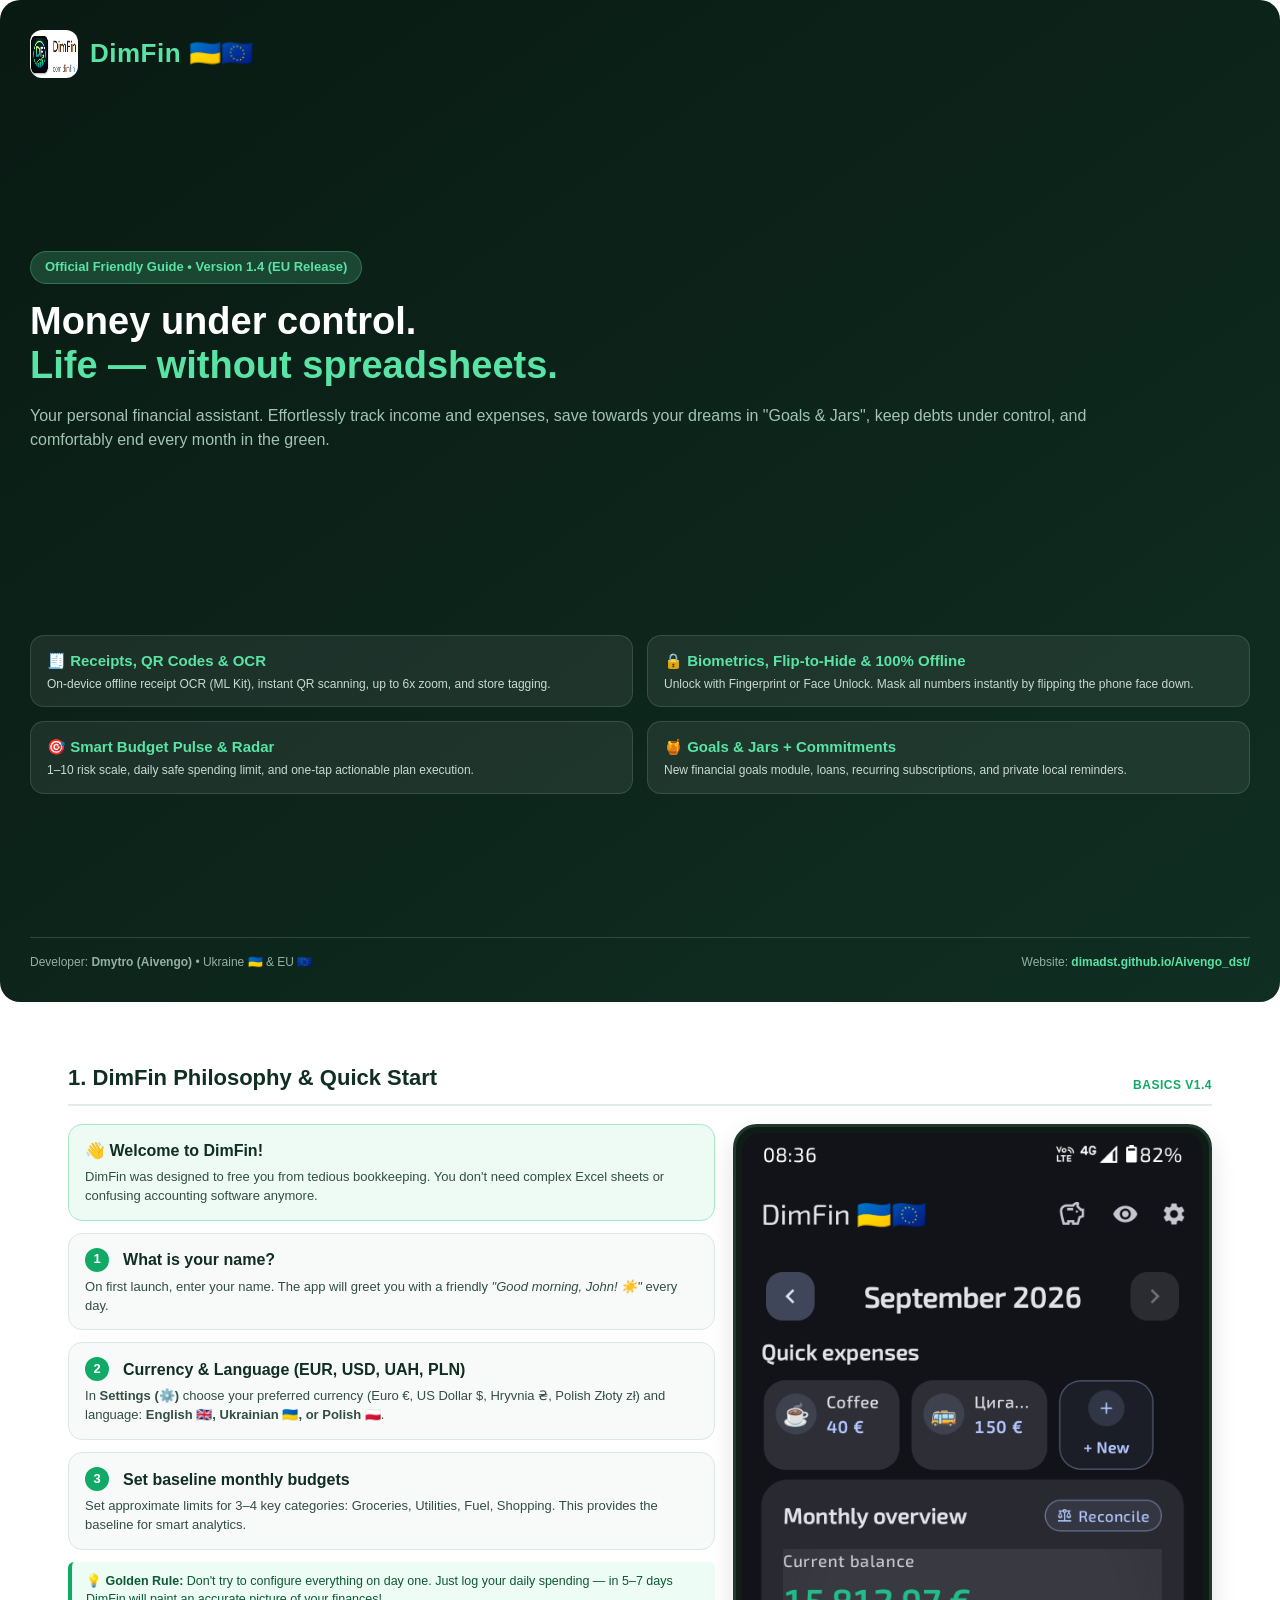
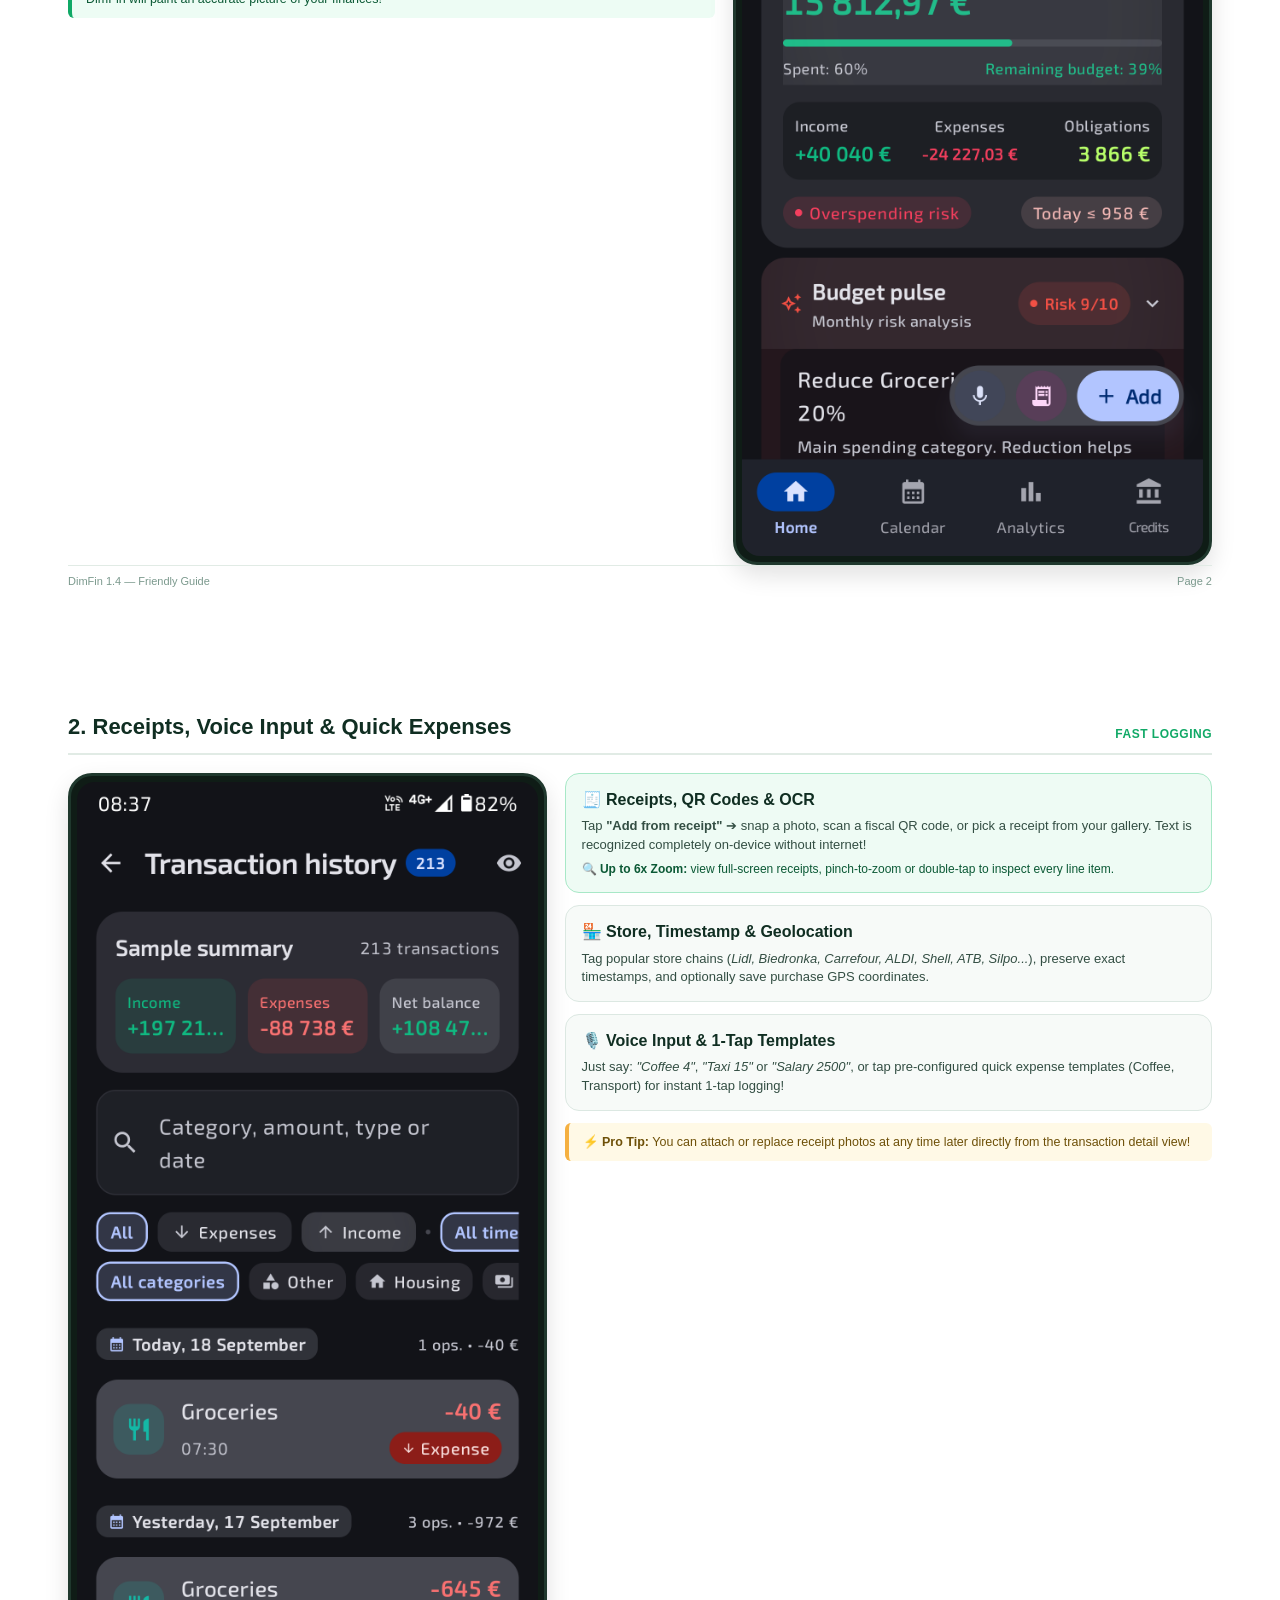
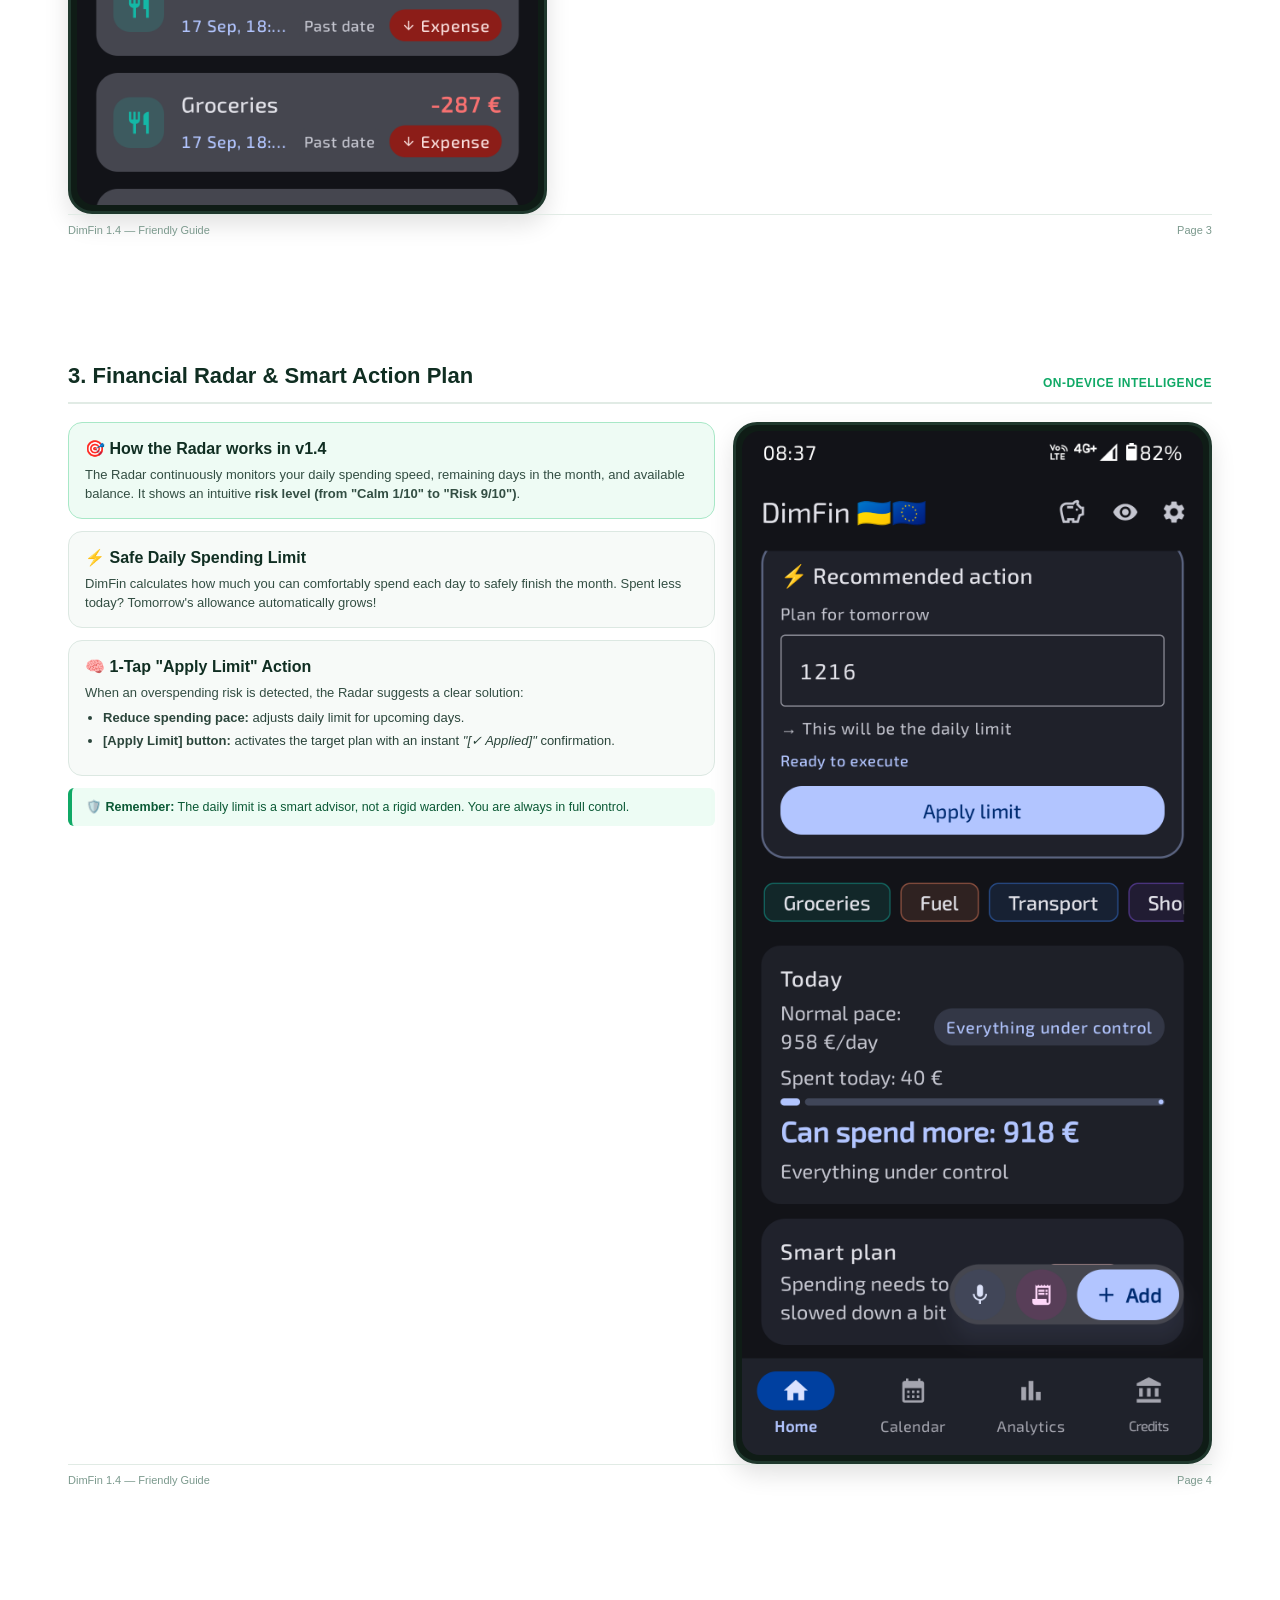
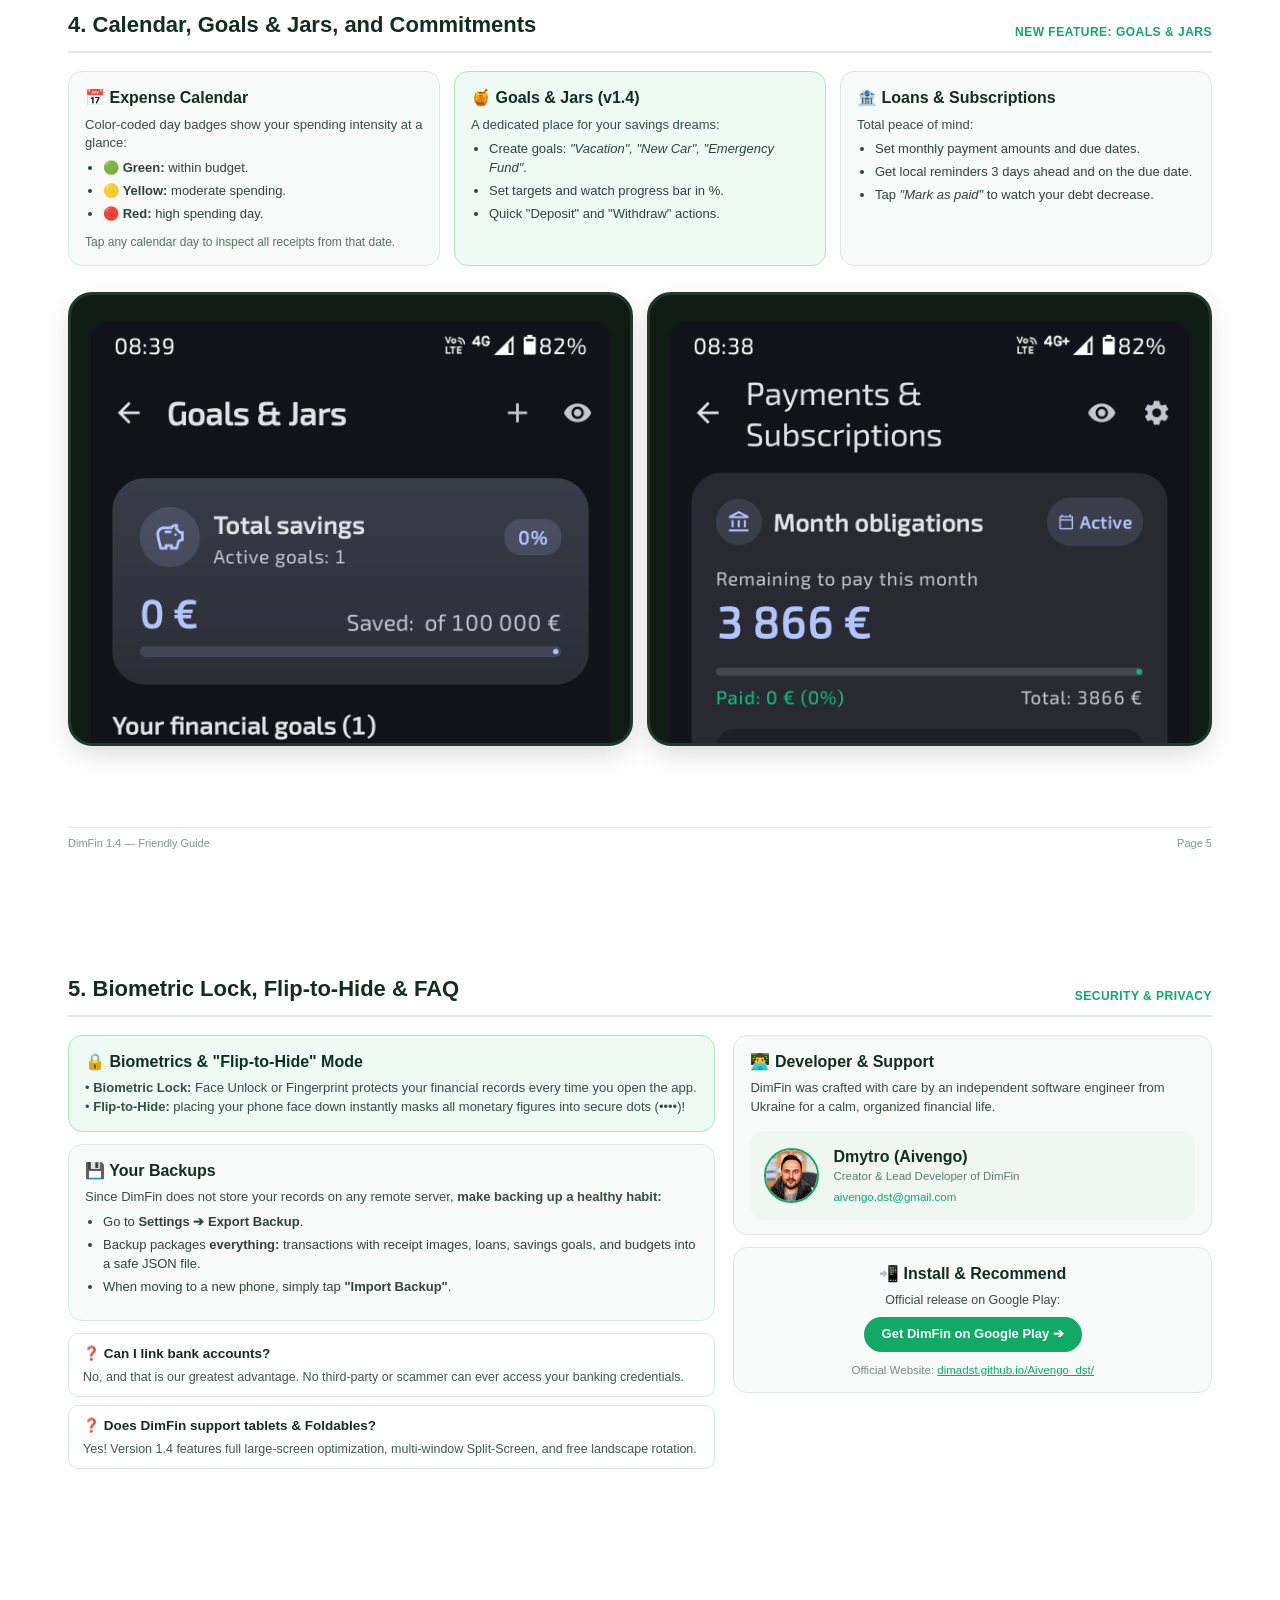
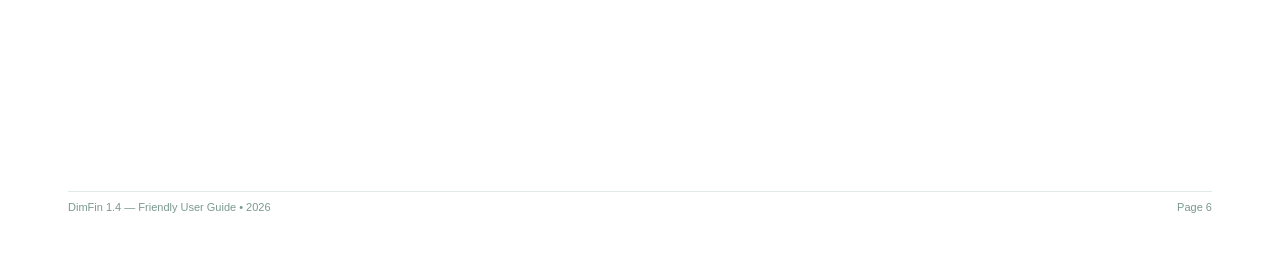
<file: guide_source_en.html>
<!DOCTYPE html>
<html lang="en">
<head>
  <meta charset="UTF-8">
  <title>DimFin 1.4 — Beginner's Friendly Guide</title>
  <style>
    @page {
      size: A4 portrait;
      margin: 0;
    }

    * {
      box-sizing: border-box;
      -webkit-print-color-adjust: exact;
      print-color-adjust: exact;
    }

    body {
      margin: 0;
      padding: 0;
      font-family: 'Segoe UI', Roboto, Helvetica, Arial, sans-serif;
      color: #1a2e26;
      background: #ffffff;
      line-height: 1.45;
    }

    h1, h2, h3, h4 {
      font-family: 'Exo 2', sans-serif;
      color: #0c1f17;
      margin-top: 0;
      font-weight: 700;
    }

    .page {
      page-break-after: always;
      position: relative;
      min-height: 255mm;
      display: flex;
      flex-direction: column;
      padding: 16mm 18mm;
    }

    .page:last-child {
      page-break-after: auto;
    }

    /* Cover Page */
    .cover-page {
      background: linear-gradient(145deg, #091a13 0%, #102e22 100%);
      color: #ffffff;
      padding: 30px;
      border-radius: 20px;
      display: flex;
      flex-direction: column;
      justify-content: space-between;
      height: 265mm;
    }

    .cover-top {
      display: flex;
      align-items: center;
      gap: 12px;
    }

    .cover-logo {
      width: 48px;
      height: 48px;
      border-radius: 12px;
    }

    .cover-brand {
      font-family: 'Exo 2', sans-serif;
      font-size: 26px;
      font-weight: 800;
      color: #59e3a4;
      letter-spacing: 0.5px;
    }

    .cover-title-box {
      margin-top: 30px;
    }

    .cover-tag {
      display: inline-block;
      background: rgba(89, 227, 164, 0.2);
      color: #59e3a4;
      padding: 6px 14px;
      border-radius: 20px;
      font-size: 13px;
      font-weight: 600;
      margin-bottom: 16px;
      border: 1px solid rgba(89, 227, 164, 0.3);
    }

    .cover-title {
      font-size: 38px;
      line-height: 1.15;
      color: #ffffff;
      margin-bottom: 12px;
    }

    .cover-title em {
      color: #59e3a4;
      font-style: normal;
    }

    .cover-subtitle {
      font-size: 16px;
      color: #a3c4b5;
      line-height: 1.5;
      max-width: 90%;
    }

    .cover-features {
      display: grid;
      grid-template-columns: 1fr 1fr;
      gap: 14px;
      margin-top: 24px;
    }

    .cover-feat-card {
      background: rgba(255, 255, 255, 0.07);
      border: 1px solid rgba(255, 255, 255, 0.12);
      padding: 14px 16px;
      border-radius: 14px;
    }

    .cover-feat-card h4 {
      color: #59e3a4;
      font-size: 15px;
      margin-bottom: 4px;
    }

    .cover-feat-card p {
      margin: 0;
      font-size: 12px;
      color: #cbdad3;
      line-height: 1.4;
    }

    .cover-footer {
      border-top: 1px solid rgba(255, 255, 255, 0.15);
      padding-top: 16px;
      display: flex;
      justify-content: space-between;
      align-items: center;
      font-size: 12px;
      color: #92b0a3;
    }

    .cover-footer a {
      color: #59e3a4;
      text-decoration: none;
      font-weight: 600;
    }

    /* Section Page Layout */
    .section-header {
      border-bottom: 2px solid #e1ebe5;
      padding-bottom: 10px;
      margin-bottom: 18px;
      display: flex;
      justify-content: space-between;
      align-items: flex-end;
    }

    .section-header h2 {
      font-size: 22px;
      margin: 0;
      color: #102e22;
    }

    .section-tag {
      font-size: 12px;
      color: #10a966;
      font-weight: 700;
      text-transform: uppercase;
      letter-spacing: 0.5px;
    }

    .grid-2 {
      display: grid;
      grid-template-columns: 1.15fr 0.85fr;
      gap: 18px;
      align-items: start;
    }

    .grid-2-rev {
      display: grid;
      grid-template-columns: 0.85fr 1.15fr;
      gap: 18px;
      align-items: start;
    }

    .grid-3 {
      display: grid;
      grid-template-columns: 1fr 1fr 1fr;
      gap: 14px;
    }

    .phone-frame {
      background: #0f1c16;
      border-radius: 24px;
      padding: 6px;
      box-shadow: 0 10px 25px rgba(0,0,0,0.12);
      border: 3px solid #1f382d;
      text-align: center;
    }

    .phone-img {
      width: 100%;
      height: auto;
      border-radius: 18px;
      display: block;
    }

    .card {
      background: #f7faf8;
      border: 1px solid #dce8e2;
      border-radius: 14px;
      padding: 14px 16px;
      margin-bottom: 12px;
    }

    .card-accent {
      background: #eefbf4;
      border: 1px solid #a8e8c7;
    }

    .card h3 {
      font-size: 16px;
      color: #102e22;
      margin-bottom: 6px;
      display: flex;
      align-items: center;
      gap: 8px;
    }

    .card p {
      margin: 0 0 6px 0;
      color: #334e43;
      font-size: 13px;
    }

    .card p:last-child {
      margin-bottom: 0;
    }

    .step-badge {
      display: inline-flex;
      align-items: center;
      justify-content: center;
      width: 24px;
      height: 24px;
      background: #10a966;
      color: #ffffff;
      border-radius: 50%;
      font-weight: 700;
      font-size: 13px;
      margin-right: 6px;
    }

    .tip-box {
      background: #fff9e6;
      border-left: 4px solid #f5b041;
      padding: 10px 14px;
      border-radius: 6px;
      font-size: 12.5px;
      color: #6e5008;
      margin-top: 10px;
    }

    .success-box {
      background: #edfcf4;
      border-left: 4px solid #10a966;
      padding: 10px 14px;
      border-radius: 6px;
      font-size: 12.5px;
      color: #0b5935;
      margin-top: 10px;
    }

    ul.friendly-list {
      margin: 6px 0 10px 0;
      padding-left: 18px;
    }

    ul.friendly-list li {
      margin-bottom: 4px;
      color: #2b453b;
      font-size: 13px;
    }

    .page-footer {
      margin-top: auto;
      border-top: 1px solid #e1ebe5;
      padding-top: 8px;
      display: flex;
      justify-content: space-between;
      font-size: 11px;
      color: #7b998d;
    }

    .author-box {
      display: flex;
      align-items: center;
      gap: 14px;
      background: #f0f7f3;
      border-radius: 14px;
      padding: 14px;
      margin-top: 14px;
    }

    .author-img {
      width: 55px;
      height: 55px;
      border-radius: 50%;
      object-fit: cover;
      border: 2px solid #10a966;
    }

    .faq-item {
      background: #ffffff;
      border: 1px solid #dce8e2;
      border-radius: 10px;
      padding: 10px 14px;
      margin-bottom: 8px;
    }

    .faq-q {
      font-weight: 700;
      color: #102e22;
      font-size: 13.5px;
      margin-bottom: 4px;
    }

    .faq-a {
      color: #3b5a4e;
      font-size: 12.5px;
      margin: 0;
    }
  </style>
</head>
<body>

  <!-- PAGE 1: COVER -->
  <div class="page" style="padding: 0;">
    <div class="cover-page">
      <div class="cover-top">
        <img src="assets/dimfin-logo-source.png" class="cover-logo" alt="DimFin Logo">
        <div class="cover-brand">DimFin 🇺🇦🇪🇺</div>
      </div>

      <div class="cover-title-box">
        <span class="cover-tag">Official Friendly Guide • Version 1.4 (EU Release)</span>
        <h1 class="cover-title">Money under control.<br><em>Life — without spreadsheets.</em></h1>
        <p class="cover-subtitle">
          Your personal financial assistant. Effortlessly track income and expenses, save towards your dreams in "Goals & Jars", keep debts under control, and comfortably end every month in the green.
        </p>
      </div>

      <div class="cover-features">
        <div class="cover-feat-card">
          <h4>🧾 Receipts, QR Codes & OCR</h4>
          <p>On-device offline receipt OCR (ML Kit), instant QR scanning, up to 6x zoom, and store tagging.</p>
        </div>
        <div class="cover-feat-card">
          <h4>🔒 Biometrics, Flip-to-Hide & 100% Offline</h4>
          <p>Unlock with Fingerprint or Face Unlock. Mask all numbers instantly by flipping the phone face down.</p>
        </div>
        <div class="cover-feat-card">
          <h4>🎯 Smart Budget Pulse & Radar</h4>
          <p>1–10 risk scale, daily safe spending limit, and one-tap actionable plan execution.</p>
        </div>
        <div class="cover-feat-card">
          <h4>🍯 Goals & Jars + Commitments</h4>
          <p>New financial goals module, loans, recurring subscriptions, and private local reminders.</p>
        </div>
      </div>

      <div class="cover-footer">
        <div>Developer: <strong>Dmytro (Aivengo)</strong> • Ukraine 🇺🇦 & EU 🇪🇺</div>
        <div>Website: <a href="https://dimadst.github.io/Aivengo_dst/">dimadst.github.io/Aivengo_dst/</a></div>
      </div>
    </div>
  </div>

  <!-- PAGE 2: PHILOSOPHY & QUICK START -->
  <div class="page">
    <div class="section-header">
      <h2>1. DimFin Philosophy & Quick Start</h2>
      <span class="section-tag">Basics v1.4</span>
    </div>

    <div class="grid-2">
      <div>
        <div class="card card-accent">
          <h3>👋 Welcome to DimFin!</h3>
          <p>
            DimFin was designed to free you from tedious bookkeeping. You don't need complex Excel sheets or confusing accounting software anymore.
          </p>
        </div>

        <div class="card">
          <h3><span class="step-badge">1</span> What is your name?</h3>
          <p>
            On first launch, enter your name. The app will greet you with a friendly <em>"Good morning, John! ☀️"</em> every day.
          </p>
        </div>

        <div class="card">
          <h3><span class="step-badge">2</span> Currency & Language (EUR, USD, UAH, PLN)</h3>
          <p>
            In <strong>Settings (⚙️)</strong> choose your preferred currency (Euro €, US Dollar $, Hryvnia ₴, Polish Złoty zł) and language: <strong>English 🇬🇧, Ukrainian 🇺🇦, or Polish 🇵🇱</strong>.
          </p>
        </div>

        <div class="card">
          <h3><span class="step-badge">3</span> Set baseline monthly budgets</h3>
          <p>
            Set approximate limits for 3–4 key categories: Groceries, Utilities, Fuel, Shopping. This provides the baseline for smart analytics.
          </p>
        </div>

        <div class="success-box">
          💡 <strong>Golden Rule:</strong> Don't try to configure everything on day one. Just log your daily spending — in 5–7 days DimFin will paint an accurate picture of your finances!
        </div>
      </div>

      <div>
        <div class="phone-frame">
          <img src="assets/en/overview.png" class="phone-img" alt="DimFin Home Screen in English">
        </div>
      </div>
    </div>

    <div class="page-footer">
      <span>DimFin 1.4 — Friendly Guide</span>
      <span>Page 2</span>
    </div>
  </div>

  <!-- PAGE 3: RECEIPTS, VOICE & EXPENSES -->
  <div class="page">
    <div class="section-header">
      <h2>2. Receipts, Voice Input & Quick Expenses</h2>
      <span class="section-tag">Fast Logging</span>
    </div>

    <div class="grid-2-rev">
      <div>
        <div class="phone-frame">
          <img src="assets/en/transactions.png" class="phone-img" alt="Transaction history in DimFin">
        </div>
      </div>

      <div>
        <div class="card card-accent">
          <h3>🧾 Receipts, QR Codes & OCR</h3>
          <p>
            Tap <strong>"Add from receipt"</strong> ➔ snap a photo, scan a fiscal QR code, or pick a receipt from your gallery. Text is recognized completely on-device without internet!
          </p>
          <p style="font-size: 12px; color: #0b5935;">🔍 <strong>Up to 6x Zoom:</strong> view full-screen receipts, pinch-to-zoom or double-tap to inspect every line item.</p>
        </div>

        <div class="card">
          <h3>🏪 Store, Timestamp & Geolocation</h3>
          <p>
            Tag popular store chains (<em>Lidl, Biedronka, Carrefour, ALDI, Shell, ATB, Silpo...</em>), preserve exact timestamps, and optionally save purchase GPS coordinates.
          </p>
        </div>

        <div class="card">
          <h3>🎙️ Voice Input & 1-Tap Templates</h3>
          <p>
            Just say: <em>"Coffee 4"</em>, <em>"Taxi 15"</em> or <em>"Salary 2500"</em>, or tap pre-configured quick expense templates (Coffee, Transport) for instant 1-tap logging!
          </p>
        </div>

        <div class="tip-box">
          ⚡ <strong>Pro Tip:</strong> You can attach or replace receipt photos at any time later directly from the transaction detail view!
        </div>
      </div>
    </div>

    <div class="page-footer">
      <span>DimFin 1.4 — Friendly Guide</span>
      <span>Page 3</span>
    </div>
  </div>

  <!-- PAGE 4: BUDGET PULSE & SMART PLAN -->
  <div class="page">
    <div class="section-header">
      <h2>3. Financial Radar & Smart Action Plan</h2>
      <span class="section-tag">On-Device Intelligence</span>
    </div>

    <div class="grid-2">
      <div>
        <div class="card card-accent">
          <h3>🎯 How the Radar works in v1.4</h3>
          <p>
            The Radar continuously monitors your daily spending speed, remaining days in the month, and available balance. It shows an intuitive <strong>risk level (from "Calm 1/10" to "Risk 9/10")</strong>.
          </p>
        </div>

        <div class="card">
          <h3>⚡ Safe Daily Spending Limit</h3>
          <p>
            DimFin calculates how much you can comfortably spend each day to safely finish the month. Spent less today? Tomorrow's allowance automatically grows!
          </p>
        </div>

        <div class="card">
          <h3>🧠 1-Tap "Apply Limit" Action</h3>
          <p>When an overspending risk is detected, the Radar suggests a clear solution:</p>
          <ul class="friendly-list">
            <li><strong>Reduce spending pace:</strong> adjusts daily limit for upcoming days.</li>
            <li><strong>[Apply Limit] button:</strong> activates the target plan with an instant <em>"[✓ Applied]"</em> confirmation.</li>
          </ul>
        </div>

        <div class="success-box">
          🛡️ <strong>Remember:</strong> The daily limit is a smart advisor, not a rigid warden. You are always in full control.
        </div>
      </div>

      <div>
        <div class="phone-frame">
          <img src="assets/en/smart-action.png" class="phone-img" alt="Financial radar and recommended action">
        </div>
      </div>
    </div>

    <div class="page-footer">
      <span>DimFin 1.4 — Friendly Guide</span>
      <span>Page 4</span>
    </div>
  </div>

  <!-- PAGE 5: CALENDAR, GOALS & COMMITMENTS -->
  <div class="page">
    <div class="section-header">
      <h2>4. Calendar, Goals & Jars, and Commitments</h2>
      <span class="section-tag">New Feature: Goals & Jars</span>
    </div>

    <div class="grid-3">
      <div class="card">
        <h3>📅 Expense Calendar</h3>
        <p>Color-coded day badges show your spending intensity at a glance:</p>
        <ul class="friendly-list">
          <li>🟢 <strong>Green:</strong> within budget.</li>
          <li>🟡 <strong>Yellow:</strong> moderate spending.</li>
          <li>🔴 <strong>Red:</strong> high spending day.</li>
        </ul>
        <p style="font-size: 12px; color: #527567;">Tap any calendar day to inspect all receipts from that date.</p>
      </div>

      <div class="card card-accent">
        <h3>🍯 Goals & Jars (v1.4)</h3>
        <p>A dedicated place for your savings dreams:</p>
        <ul class="friendly-list">
          <li>Create goals: <em>"Vacation", "New Car", "Emergency Fund"</em>.</li>
          <li>Set targets and watch progress bar in %.</li>
          <li>Quick "Deposit" and "Withdraw" actions.</li>
        </ul>
      </div>

      <div class="card">
        <h3>🏦 Loans & Subscriptions</h3>
        <p>Total peace of mind:</p>
        <ul class="friendly-list">
          <li>Set monthly payment amounts and due dates.</li>
          <li>Get local reminders 3 days ahead and on the due date.</li>
          <li>Tap <em>"Mark as paid"</em> to watch your debt decrease.</li>
        </ul>
      </div>
    </div>

    <div style="display: grid; grid-template-columns: 1fr 1fr; gap: 14px; margin-top: 14px;">
      <div class="phone-frame" style="max-height: 120mm; overflow: hidden;">
        <img src="assets/en/goals.png" class="phone-img" style="transform: scale(0.95); margin-top: -10px;" alt="Goals and savings jars">
      </div>
      <div class="phone-frame" style="max-height: 120mm; overflow: hidden;">
        <img src="assets/en/credits.png" class="phone-img" style="transform: scale(0.95); margin-top: -10px;" alt="Payments and subscriptions">
      </div>
    </div>

    <div class="page-footer">
      <span>DimFin 1.4 — Friendly Guide</span>
      <span>Page 5</span>
    </div>
  </div>

  <!-- PAGE 6: BACKUPS, PRIVACY & FAQ -->
  <div class="page">
    <div class="section-header">
      <h2>5. Biometric Lock, Flip-to-Hide & FAQ</h2>
      <span class="section-tag">Security & Privacy</span>
    </div>

    <div class="grid-2">
      <div>
        <div class="card card-accent">
          <h3>🔒 Biometrics & "Flip-to-Hide" Mode</h3>
          <p>
            • <strong>Biometric Lock:</strong> Face Unlock or Fingerprint protects your financial records every time you open the app.<br>
            • <strong>Flip-to-Hide:</strong> placing your phone face down instantly masks all monetary figures into secure dots (••••)!
          </p>
        </div>

        <div class="card">
          <h3>💾 Your Backups</h3>
          <p>
            Since DimFin does not store your records on any remote server, <strong>make backing up a healthy habit:</strong>
          </p>
          <ul class="friendly-list">
            <li>Go to <strong>Settings ➔ Export Backup</strong>.</li>
            <li>Backup packages <strong>everything:</strong> transactions with receipt images, loans, savings goals, and budgets into a safe JSON file.</li>
            <li>When moving to a new phone, simply tap <strong>"Import Backup"</strong>.</li>
          </ul>
        </div>

        <div class="faq-item">
          <div class="faq-q">❓ Can I link bank accounts?</div>
          <p class="faq-a">No, and that is our greatest advantage. No third-party or scammer can ever access your banking credentials.</p>
        </div>

        <div class="faq-item">
          <div class="faq-q">❓ Does DimFin support tablets & Foldables?</div>
          <p class="faq-a">Yes! Version 1.4 features full large-screen optimization, multi-window Split-Screen, and free landscape rotation.</p>
        </div>
      </div>

      <div>
        <div class="card">
          <h3>👨‍💻 Developer & Support</h3>
          <p>
            DimFin was crafted with care by an independent software engineer from Ukraine for a calm, organized financial life.
          </p>
          <div class="author-box">
            <img src="assets/developer-dmytro.jpg" class="author-img" alt="Dmytro">
            <div>
              <div style="font-weight: 700; color: #102e22;">Dmytro (Aivengo)</div>
              <div style="font-size: 11.5px; color: #597d6e;">Creator & Lead Developer of DimFin</div>
              <div style="font-size: 11.5px; margin-top: 4px;"><a href="mailto:aivengo.dst@gmail.com" style="color: #10a966; text-decoration: none;">aivengo.dst@gmail.com</a></div>
            </div>
          </div>
        </div>

        <div class="card" style="text-align: center; margin-top: 10px;">
          <h3 style="justify-content: center;">📲 Install & Recommend</h3>
          <p style="font-size: 12.5px; margin-bottom: 8px;">
            Official release on Google Play:
          </p>
          <a href="https://play.google.com/store/apps/details?id=com.dimfin" style="display: inline-block; background: #10a966; color: #fff; padding: 8px 18px; border-radius: 20px; font-weight: 700; text-decoration: none; font-size: 13px;">
            Get DimFin on Google Play ➔
          </a>
          <div style="margin-top: 10px; font-size: 11.5px; color: #6f8f82;">
            Official Website: <a href="https://dimadst.github.io/Aivengo_dst/" style="color: #10a966;">dimadst.github.io/Aivengo_dst/</a>
          </div>
        </div>
      </div>
    </div>

    <div class="page-footer">
      <span>DimFin 1.4 — Friendly User Guide • 2026</span>
      <span>Page 6</span>
    </div>
  </div>

</body>
</html>
</file>
